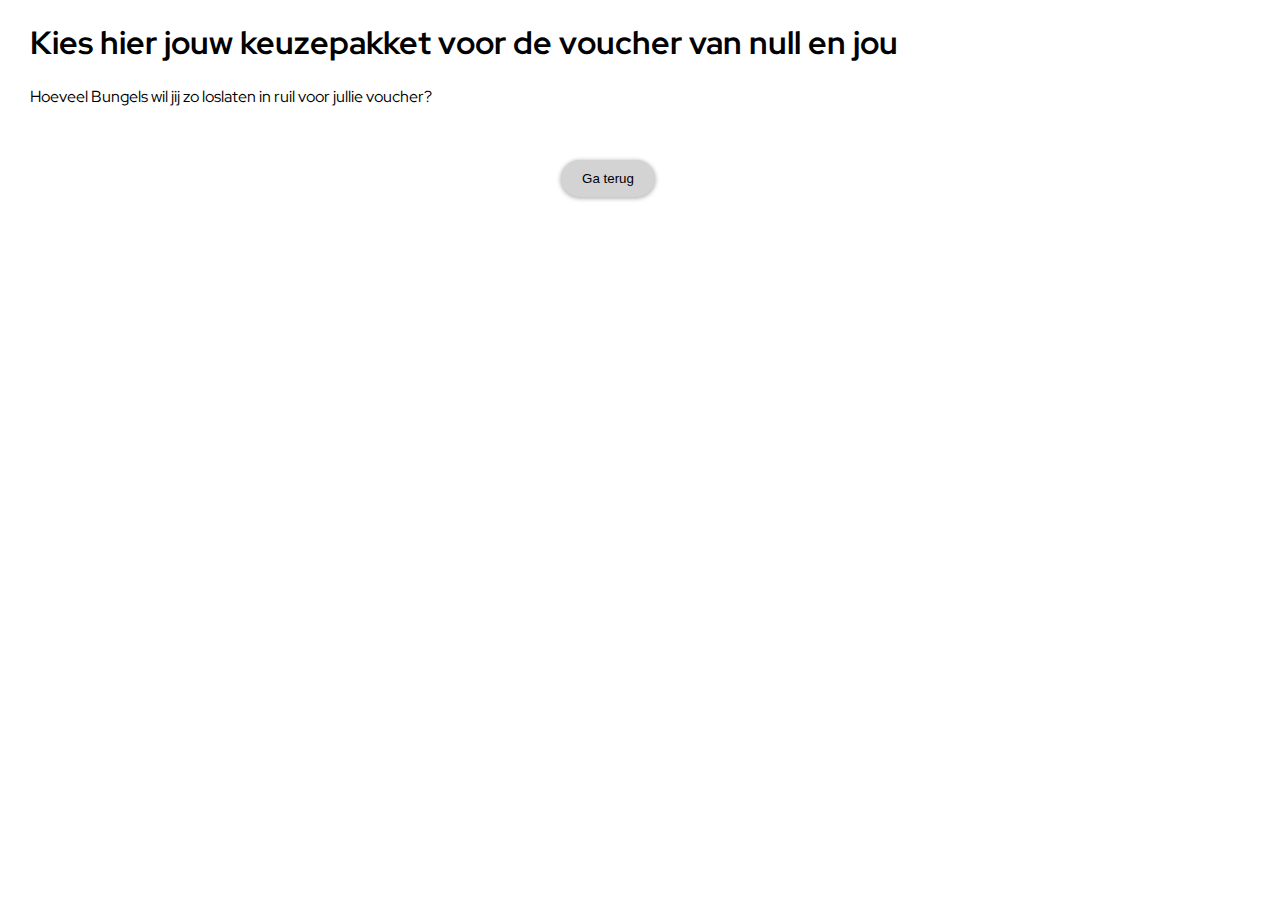
<file: choosePlan.html>
<!DOCTYPE html>
<html lang="en">
<head>
    <meta charset="UTF-8">
    <title>BUNGEL.O.MAT</title>
    <link rel="stylesheet" href="main.css">
    <link rel="preconnect" href="https://fonts.googleapis.com">
    <link rel="preconnect" href="https://fonts.gstatic.com" crossorigin>
    <link href="https://fonts.googleapis.com/css2?family=Red+Hat+Display:ital,wght@0,300..900;1,300..900&display=swap"
          rel="stylesheet">
</head>
<body onload="choosePlan()">
<div class="container">
    <div class="headPlanMenu">
        <h1 id ="titleChoosePlan"></h1>
        <p>Hoeveel Bungels wil jij zo loslaten in ruil voor jullie voucher? </p>
        <div class="planMenu">
        </div>
        <!--        div toe te voegen die advies geeft op basis van startScreen info en kan dan ook weer gebruikt worden voor selectie specificaties-->
        <!--        <div class="specificationMenu">-->
        <!--            <div class="subscription" id="starter">-->
        <!--                <h3>Kleine schoonmaak</h3>-->
        <!--                <p>Om te beginnen.</p>-->
        <!--                <small>From</small>-->
        <!--                <span class="price">$ 12.50/mo</span>-->
        <!--                <h5>Voucher is inclusief: </h5>-->
        <!--                <ul>-->
        <!--                    <li>1 specificatie van activiteit mogelijk</li>-->
        <!--                    <li>Geldigheidsduur van 2 weken</li>-->
        <!--                </ul>-->
        <!--                <h5>Add-ons</h5>-->
        <!--                <p>Not available</p>-->
        <!--                <button id="smlClean" onclick="chosenPlan(2, false, false)">Select Plan</button>-->
        <!--            </div>-->
        <!--            <div class="subscription" id="growth">-->
        <!--                <h3>Schoonmaak</h3>-->
        <!--                <p>For growing your brand.</p>-->
        <!--                <small>From</small>-->
        <!--                <span class="price">$ 21.20/mo</span>-->
        <!--                <h5>Voucher is inclusief: </h5>-->
        <!--                <ul>-->
        <!--                    <li>3 specificaties van activiteit mogelijk</li>-->
        <!--                    <li>Geldigheidsduur van 6 weken</li>-->
        <!--                    <li>300 Posts</li>-->
        <!--                </ul>-->
        <!--                <h5>Add-ons</h5>-->
        <!--                <p>Mogelijkheid tot personalisatie van voucher</p>-->
        <!--                <button id="avgClean" onclick="chosenPlan(3, true, false)">Select Plan</button>-->
        <!--            </div>-->
        <!--            <div class="subscription" id="advanced">-->
        <!--                <h3>Grote schoonmaak</h3>-->
        <!--                <p>Voor veel vrije tijd</p>-->
        <!--                <small>From</small>-->
        <!--                <span class="price">$ 33.75/mo</span>-->
        <!--                <h5>Voucher is inclusief: </h5>-->
        <!--                <ul>-->
        <!--                    <li>Alle specificaties van activiteit mogelijk</li>-->
        <!--                    <li>Geldigheidsduur van 8 weken</li>-->
        <!--                    <li>Unlimited Posts</li>-->
        <!--                </ul>-->
        <!--                <h5>Add-ons</h5>-->
        <!--                <p>Mogelijkheid tot personalisatie van voucher</p>-->
        <!--                <p>Verzoek tot herhaal afspraak</p>-->

        <!--                <button id="bigClean" onclick="chosenPlan(4, true, true)">Select Plan</button>-->
        <!--            </div>-->
        <!--        </div>-->

<!--        <div class="selectMenu">-->
<!--            &lt;!&ndash;            2. specification: doel + activiteit + &ndash;&gt;-->
<!--        </div>-->
    </div>
    <div class="navigateButton">
        <span><button id="goBack" class="cancelPayment" onclick="alterInputPopUp()">Ga terug</button></span>
    </div>
<!--    <div class="orderOverview">-->
<!--        <h2>Mijn <br>Pakket</h2>-->
<!--        <div class="myCredits">-->
<!--            &lt;!&ndash;            <h2 style="font-weight:500;">฿ 0.00</span> </h2>&ndash;&gt;-->
<!--            &lt;!&ndash;            <span><button onclick="alterPlan()">Wijzig</button></span>&ndash;&gt;-->
<!--        </div>-->
<!--        <h2>Mijn <br>Voucher</h2>-->
<!--        <div class="myVoucher"></div>-->
<!--        <div class="readyToOrder">-->
<!--            <h4 style="color:#7F7F7F;font-size:1.2em;">Totaal</h4>-->
<!--            <h3><span class="total">฿ 0.00</span></h3>-->
<!--            <span><button>Bestel</button></span>-->
<!--        </div>-->
<!--    </div>-->
    <div id="alterInputPopUp" class="modalPopUp">

        <!-- Modal content -->
        <div class="modal-contentPopUp">
            <span class="close" onclick="cancelAlterInputPopUp()">&times;</span>
            <div class="modal-bodyAlterInput">
                <p>Weet je zeker dat je terug wilt? Je zult alle antwoorden opnieuw moeten invullen</p>
                <span><button onclick=" goBackToExplanation()">Ja</button></span>
            </div>
        </div>
        </div>
</div>
<script src="./main.js"></script>
</body>
</html>
</file>
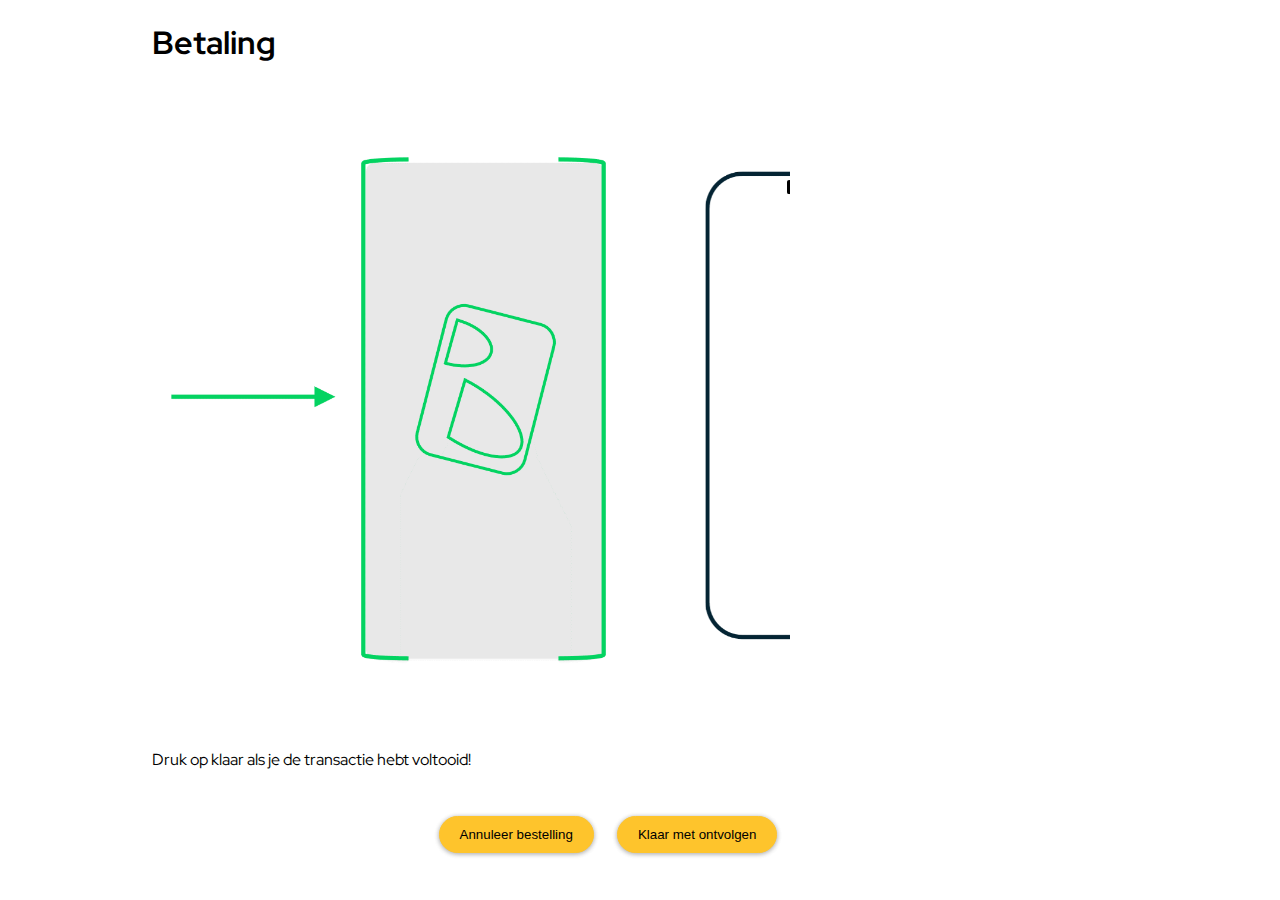
<file: confirmPayment.html>
<!DOCTYPE html>
<html lang="en">
<head>
    <meta charset="UTF-8">
    <title>BUNGEL.O.MAT</title>
    <link rel="stylesheet" href="main.css">
    <link rel="preconnect" href="https://fonts.googleapis.com">
    <link rel="preconnect" href="https://fonts.gstatic.com" crossorigin>
    <link href="https://fonts.googleapis.com/css2?family=Red+Hat+Display:ital,wght@0,300..900;1,300..900&display=swap"
          rel="stylesheet">
</head>
<body onload="printTextNrUnfollow()">
<div class="container">
    <div class="menuPayment">
        <h1>Betaling</h1>
        <img
            src="./images/telefoonhouderschaduw.gif"
            alt="telefoonInHouder"
            class="img"
            width="70%"
        />
        <p id="textPayment"></p>
        <p>Druk op klaar als je de transactie hebt voltooid!</p>
    </div>
    <div class="navigateButton">
        <span><button id="prevButton" onclick="goBackToSpecifyPlan()">Annuleer bestelling</button></span>
        <span><button id="nextButton" onclick="goToPrintVoucher()" >Klaar met ontvolgen</button></span>
    </div>
</div>
<script src="./main.js"></script>
</body>
</html>
</file>
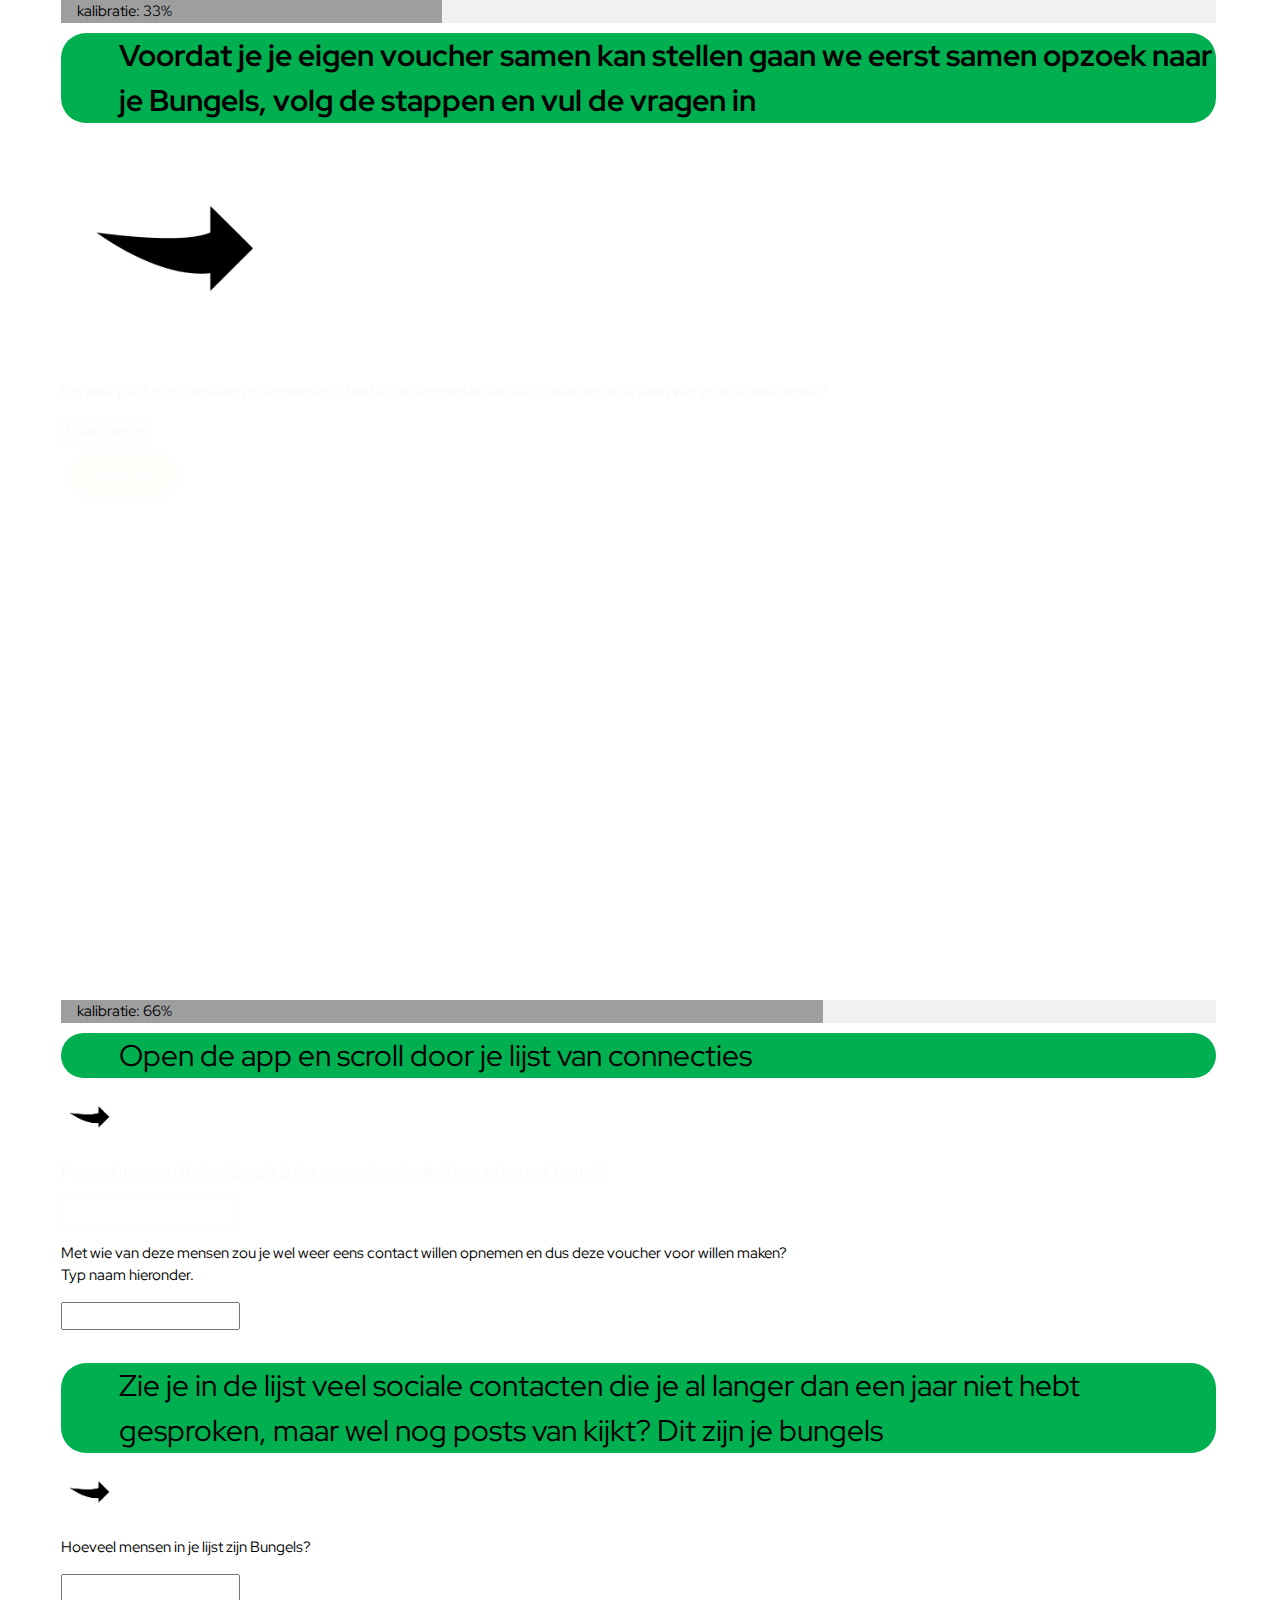
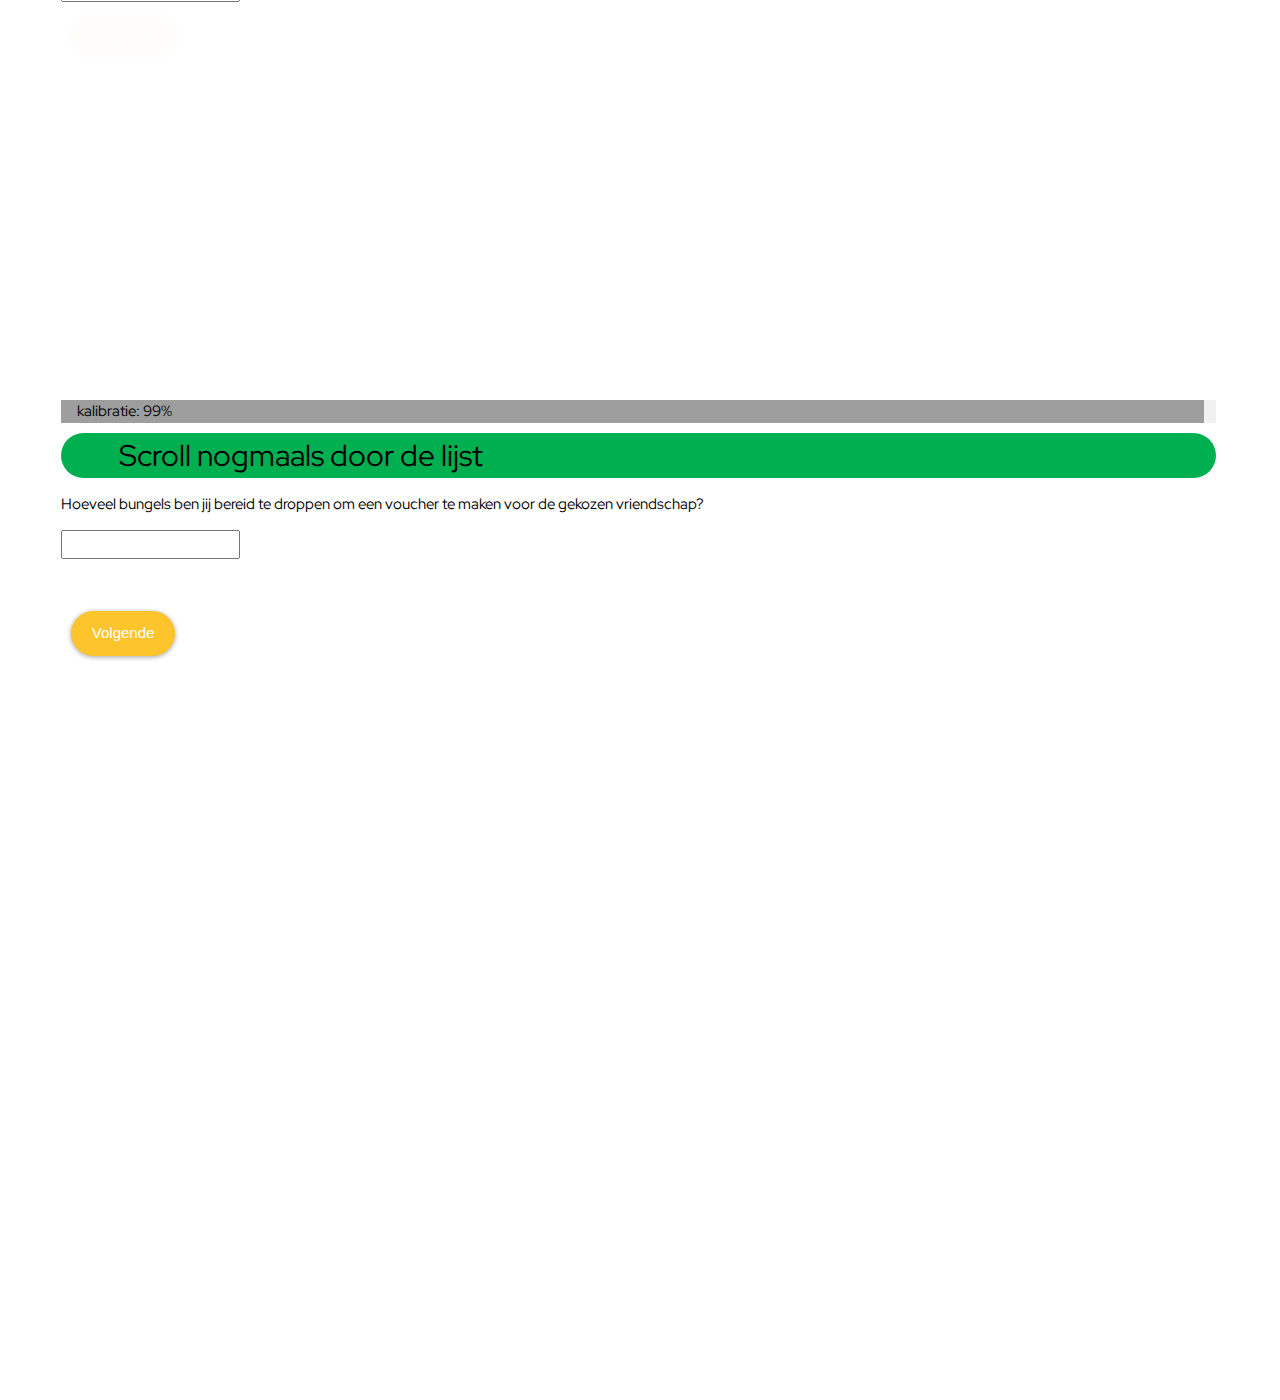
<file: explanationScreen.html>
<!DOCTYPE html>
<html lang="en">
<head>
    <meta charset="UTF-8">
    <title>BUNGEL.O.MAT</title>
    <link rel="stylesheet" href="main.css">
    <link rel="preconnect" href="https://fonts.googleapis.com">
    <link rel="preconnect" href="https://fonts.gstatic.com" crossorigin>
    <link href="https://fonts.googleapis.com/css2?family=Red+Hat+Display:ital,wght@0,300..900;1,300..900&display=swap"
          rel="stylesheet">
    <link rel="stylesheet" href="https://www.w3schools.com/w3css/4/w3.css">
</head>
<script src="https://ajax.googleapis.com/ajax/libs/jquery/3.3.1/jquery.min.js"></script>
<script>
    $(document).ready(function () {
        // Add smooth scrolling to all links
        $("a").on('click', function (event) {

            // Make sure this.hash has a value before overriding default behavior
            if (this.hash !== "") {
                // Prevent default anchor click behavior
                event.preventDefault();

                // Store hash
                var hash = this.hash;

                // Using jQuery's animate() method to add smooth page scroll
                // The optional number (800) specifies the number of milliseconds it takes to scroll to the specified area
                $('html, body').animate({
                    scrollTop: $(hash).offset().top
                }, 800, function () {

                    // Add hash (#) to URL when done scrolling (default click behavior)
                    window.location.hash = hash;
                });
            } // End if
        });
        $(".content").fadeIn(8000);
        $(".button").fadeIn(8000);
    });
</script>
<body>
<div class="container">
    <form onsubmit="submitStartScreen()" action="choosePlan.html">
<!--    <form onsubmit="submitStartScreen();">-->
    <div class="menu" id="explanation1">
        <div class="w3-light-grey">
            <div class="w3-container w3-grey" style="width:33%; font-family: Red Hat Display">kalibratie: 33%</div>
        </div>
        <h2 style="background-color:#00B050;font-weight: bold; font-family: Red Hat Display;border-radius: 25px;color:black;">Voordat je je eigen voucher samen kan stellen gaan we eerst samen opzoek naar je Bungels, volg de stappen en vul de vragen in</h2>
        <img
                src="./images/pijl.gif"
                alt="pijl"
                class="img"
                width="20%"
        />
        <!--        <p>Hoe leren we het beste omgaan met sociale media zoals Instagram? We vinden onszelf nog steeds allemaal-->
<!--            verslaafd en vinden over het algemeen dat we teveel tijd op dit soort platformen doorbrengen. Ondertussen-->
<!--            overschatten we vaak hoeveel minuten per dag we er gemiddeld daadwerkelijk aan besteden.-->
<!--            We hebben er een negatief beeld over, terwijl het achterliggende idee, het gemakkelijk op de hoogte blijven-->
<!--            van het reilen en zeilen van vrienden onafhankelijk van interactie, tijd en ruimte, iets is wat we zouden-->
<!--            mogen omarmen.-->
<!--            Hoe kunnen we onze Instagram tijdlijn dan waardevoller maken? Misschien door opzoek te gaan naar frictie en-->
<!--            keuzes te maken wie we wel en niet willen blijven volgen.-->
<!--            Laten we beginnen met wat vragen om zo tot een persoonlijk keuze pakket te komen, afgesteld op jouw Instagram gebruik. </p>-->
            <p class="content">Op welk platform spendeer je de meeste tijd en heb je de meeste sociale contacten in de jaren van gebruik verzameld?</p>
            <select class="content" name="platform" id="platformChoice" style="font-family: Red Hat Display" required>
                <option value="Insta">Instagram</option>
                <option value="LinkedIn">LinkedIn</option>
                <option value="Facebook">Facebook</option>
            </select>
            <br><br>
        <a href="#explanation2" class="button">Volgende</a>
<!--        <br>-->
<!--        <br>-->
<!--        <img-->
<!--                src="./images/tijdlijn.gif"-->
<!--                alt="timeline"-->
<!--                class="img"-->
<!--                width="80%"-->
<!--        />-->
<!--            <input class="button" type="submit" onclick="goToExplanationScreen2()" value="Volgende">-->
    </div>

    <div class="menu" id="explanation2">
        <div class="w3-light-grey">
            <div class="w3-container w3-grey" style="width:66%; font-family: Red Hat Display">kalibratie: 66%</div>
        </div>
<!--        <img-->
<!--                src="./images/totaalnetwerkmaat.gif"-->
<!--                alt="totalNetwork"-->
<!--                class="img"-->
<!--                width="80%"-->
<!--        />-->
<!--        <p>Open de ... app en ga naar je connecties.</p>-->
<!--        <p>Hoeveel connecties heb jij in de jaren verzameld?</p>-->
<!--        <input type="number" id="nrOfYearsActive" value="300"><br><br>-->
<!--        <p>Hoeveel connecties heb jij in de jaren verzameld?</p>-->
<!--        <input type="number" id="nrOfYearsActive" value="300"><br><br>-->
        <h2 style="background-color:#00B050;border-radius: 25px;font-family: Red Hat Display; color:black;">Open de app en scroll door je lijst van connecties</h2>
<!--        <p>Je volgerslijst op Instagram, connecties op LinkedIn en vrienden op Facebook</p>-->
        <img
                src="./images/pijl.gif"
                alt="pijl"
                class="img"
                width="5%"
        />
        <p class="content">Hoeveel mensen uit deze lijst gok je dat connecties zijn die jij kent en jou ook kennen?</p>
        <input class="content" style="font-family: Red Hat Display" type="number" id="nrOfContacts" required>
        <p>Met wie van deze mensen zou je wel weer eens contact willen opnemen en dus deze voucher voor willen maken?<br>Typ naam hieronder.</p>
        <input style="font-family: Red Hat Display" type="text" id="nameFriend" required>
        <br><br>
        <h2 style="background-color:#00B050;border-radius: 25px;font-family: Red Hat Display;color:black;">Zie je in de lijst veel sociale contacten
            die je al langer dan een jaar niet hebt gesproken, maar wel nog posts van kijkt? Dit zijn je bungels</h2>
        <img
                src="./images/pijl.gif"
                alt="pijl"
                class="img"
                width="5%"
        />
        <p>Hoeveel mensen in je lijst zijn Bungels?</p>
        <input style="font-family: Red Hat Display" type="number" id="nrOfBungels" required><br><br>
<!--        <input class="button" type="submit" onclick="location.href='#explanation3'" value="Volgende">-->
        <a href="#explanation3" class="button" >Volgende</a>
    </div>

    <div class="menu" id="explanation3">
        <div class="w3-light-grey">
            <div class="w3-container w3-grey" style="width:99%;font-family: Red Hat Display;">kalibratie: 99%</div>
        </div>
        <h2 style="background-color:#00B050;border-radius: 25px;font-family: Red Hat Display;color:black;">Scroll nogmaals door de lijst</h2>
<!--        <img-->
<!--                src="./images/totaalnetwerkmaat.gif"-->
<!--                alt="totalNetwork"-->
<!--                class="img"-->
<!--                width="80%"-->
<!--        />-->
        <p>Hoeveel bungels ben jij bereid te droppen om een voucher te maken voor de gekozen vriendschap?</p>
        <input type="number" id="nrOfDropBungels" min="1" style="font-family: Red Hat Display" required><br><br>
<!--        <a href="#explanation4" class="button">Volgende</a>-->
        <input class="button" type="submit" value="Volgende">
    </div>

<!--    <div class="menu" id="explanation4">-->
<!--        <div class="w3-light-grey">-->
<!--            <div class="w3-container w3-grey" style="width:80%">kalibratie: 80%</div>-->
<!--        </div>-->
<!--        <img-->
<!--                src="./images/totaalnetwerkmaat.gif"-->
<!--                alt="totalNetwork"-->
<!--                class="img"-->
<!--                width="80%"-->
<!--        />-->
<!--&lt;!&ndash;        <p>Open de app en scroll door je volgerslijst, hoeveel zijn sociale contacten? En zie je veel contacten&ndash;&gt;-->
<!--&lt;!&ndash;        die je al langer dan een jaar niet hebt gesproken, maar wel nog posts van kijkt?</p>&ndash;&gt;-->
<!--&lt;!&ndash;        <p>Hoeveel mensen hiervan zijn mensen die jij kent en jou ook kennen?</p>&ndash;&gt;-->
<!--&lt;!&ndash;        <input type="number" id="nrOfContacts" value="300">&ndash;&gt;-->
<!--&lt;!&ndash;        <p>Hoeveel mensen hiervan zijn mensen zijn Bungels?</p>&ndash;&gt;-->
<!--&lt;!&ndash;        <input type="number" id="nrOfBungels" value="300"><br><br>&ndash;&gt;-->
<!--        <a href="#explanation5" class="button">Volgende</a>-->
<!--    </div>-->

<!--    <div class="menu" id="explanation5">-->
<!--        <div class="w3-light-grey">-->
<!--            <div class="w3-container w3-grey" style="width:99%">kalibratie: 99%</div>-->
<!--        </div>-->
<!--        <img-->
<!--                src="./images/totaalnetwerkmaat.gif"-->
<!--                alt="totalNetwork"-->
<!--                class="img"-->
<!--                width="80%"-->
<!--        />-->
<!--        <p>Het idee van deze BUNGEL.O.MAT is dat je je netwerk op kan schonen door verwaterde contacten te ontvolgen. Om zo niet alleen je Instagram tijd beter te besteden, maar ook tijd en mentale capaciteit vrij te maken voor een vriend die je vaker zou willen zien. De voucher maak je ter ere van jullie vriendschap en betaal je door bungels niet langer te laten bungelen.</p>-->
<!--        <p>Ben je een sociaal contact tegen gekomen in je volgerslijst die je wel weer eens zou willen zien? Typ de naam van dit persoon in en begin aan het maken van jullie voucher. </p>-->
<!--        <input type="text" id="nameFriend" value="300"><br><br>-->
<!--        <a href="./choosePlan.html" class="button" onclick="submitStartScreen()">Volgende</a>-->
<!--    </div>-->
    </form>
</div>
<script src="./main.js"></script>
</body>
</html>
</file>
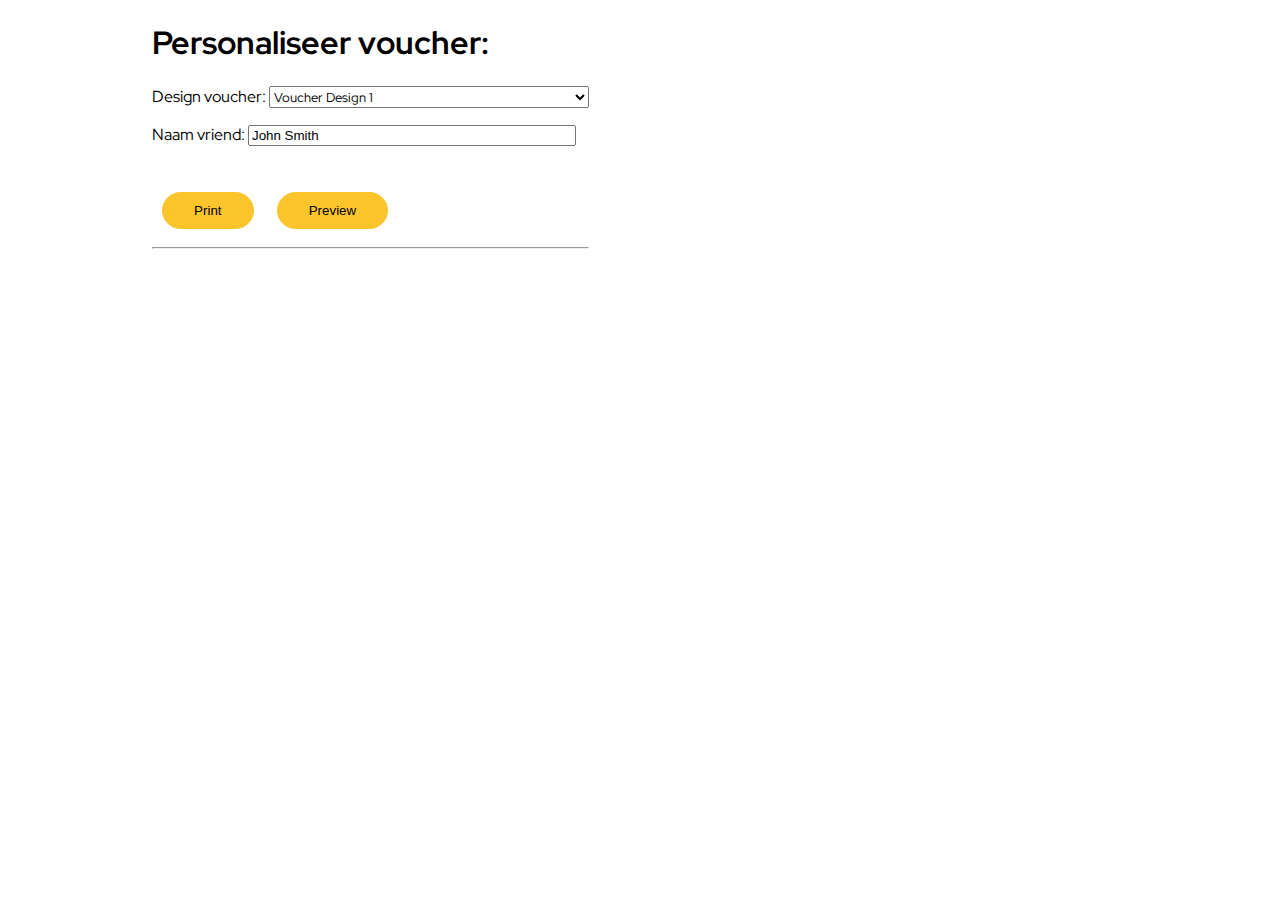
<file: JS_NamePlate.html>
﻿<!--
'*************************************************************************
'
'		b-PAC 3.2 Component Sample for Extensions (JS_NamePlate.html)
'
'		(C)Copyright Brother Industries, Ltd. 2019
'
'*************************************************************************/
-->
<!DOCTYPE html PUBLIC "-//W3C//DTD XHTML 1.0 Transitional//EN"
        "http://www.w3.org/TR/xhtml1/DTD/xhtml1-transitional.dtd">
<html xmlns="http://www.w3.org/1999/xhtml">
<head>
    <meta http-equiv="Content-Type" content="text/html; charset=utf-8"/>
    <title>Self-service Kiosk Bungels 2.0</title>
    <link rel="stylesheet" href="main.css">
    <link rel="preconnect" href="https://fonts.googleapis.com">
    <link rel="preconnect" href="https://fonts.gstatic.com" crossorigin>
    <link href="https://fonts.googleapis.com/css2?family=Red+Hat+Display:ital,wght@0,300..900;1,300..900&display=swap"
          rel="stylesheet">

    <script type="module">
        import * as bpac from './bpac.js';

        const DATA_FOLDER = "C:\\Users\\flolu\\Documents\\Brother bPAC3 SDK\\Templates\\";
        //const DATA_FOLDER = "http://your_server/";
        //------------------------------------------------------------------------------
        //   Function name   :   DoPrint
        //   Description     :   Print, Preview Module
        //------------------------------------------------------------------------------
        window.DoPrint = async function DoPrint(strExport) {
            if (bpac.IsExtensionInstalled() == false) {
                const agent = window.navigator.userAgent.toLowerCase();
                const ischrome = (agent.indexOf('chrome') !== -1) && (agent.indexOf('edge') === -1) && (agent.indexOf('opr') === -1)
                if (ischrome)
                    window.open('https://chrome.google.com/webstore/detail/ilpghlfadkjifilabejhhijpfphfcfhb', '_blank');
                return;
            }

            try {
                let clickedNrSpecifications = localStorage.getItem("clickedNrSpecifications");
                const files = ["gezelligheidsvoucher.lbx", "gezelligheidsvoucher2.lbx", "gezelligheidsvoucher3.lbx", "gezelligheidsvoucher4.lbx"];
                const theForm = document.getElementById("userPersonalise");
                const nItem = theForm.cmbTemplate.selectedIndex;
                const strPath = DATA_FOLDER + files[clickedNrSpecifications - 1];
                const objDoc = bpac.IDocument;
                const ret = await objDoc.Open(strPath);
                let localCart = JSON.parse(localStorage.getItem("cart"));
                let nameFriend = localStorage.getItem("nameFriend");

                // console.log(theForm.cmbTemplate.options[nItem].value);
                if (ret == true) {
                    if (localCart.length === 1) {
                        const activity = await objDoc.GetObject("activity");
                        activity.Text = localCart[0].name;
                    } else if (localCart.length === 2) {
                        const activity = await objDoc.GetObject("activity");
                        const location = await objDoc.GetObject("location");
                        activity.Text = localCart[0].name;
                        location.Text = localCart[1].name;
                    } else if (localCart.length === 3) {
                        const activity = await objDoc.GetObject("activity");
                        const location = await objDoc.GetObject("location");
                        const time = await objDoc.GetObject("time");
                        activity.Text = localCart[0].name;
                        location.Text = localCart[1].name;
                        time.Text = localCart[2].name;
                    } else if (localCart.length === 4) {
                        const activity = await objDoc.GetObject("activity");
                        const location = await objDoc.GetObject("location");
                        const time = await objDoc.GetObject("time");
                        const consumption = await objDoc.GetObject("consumption");
                        activity.Text = localCart[0].name;
                        location.Text = localCart[1].name;
                        time.Text = localCart[2].name;
                        consumption.Text = localCart[3].name;
                    }

                    const expirationDate = await objDoc.GetObject("expirationDate");
                    expirationDate.Text = "01-01-2025";

                    const ticketNumber = await objDoc.GetObject("ticketNumber");
                    ticketNumber.Text = "nr. 001"

                    const nameF = await objDoc.GetObject("nameFriend");
                    nameF.Text = nameFriend;
                    //theForm.txtWidth.value = await objDoc.Width;

                    if (strExport == "") {
                        objDoc.StartPrint("", 0);
                        objDoc.PrintOut(1, 0);
                        objDoc.EndPrint();
                    } else {
                        const image = await objDoc.GetImageData(4, 0, 100);
                        const img = document.getElementById("previewArea");
                        img.src = image;
                    }

                    objDoc.Close();
                }
            } catch (e) {
                console.log(e);
            }
        }
    </script>
</head>
<body>
<div class="container">
    <div class="menu">
        <h1>Personaliseer voucher: </h1>
        <div class="specificationMenu">
            <form id="userPersonalise">
                Design voucher:
                <select name="cmbTemplate" id="cmbTemplate" style="width: 320px; height: 22px">
                    <option value="voucher1.lbx" selected="selected">Voucher Design 1</option>
                    <option value="voucher2.lbx">Voucher Design 2</option>
                    <option value="voucher3.lbx">Voucher Design 3</option>
                </select>
                </p>

                <p>
                    Naam vriend:
                    <input id="txtName" type="text" style="width: 320px" value="John Smith"/>
                </p>

<!--                <span><button id="btnPrint" onclick="DoPrint('')">Print</button></span>-->
<!--                <span><button id="btnPreview" onclick="DoPrint('Preview.bmp')">Preview</button></span>-->
                <input id="btnPrint" type="button" value="   Print   " onclick="DoPrint('')"/>
                <input id="btnPreview" type="button" value="   Preview   " onclick="DoPrint('Preview.bmp')"/>
                <hr/>
                <br/>
            </form>
        </div>
        <img id='previewArea'></img>
    </div>
</div>
</body>
</html>
</file>
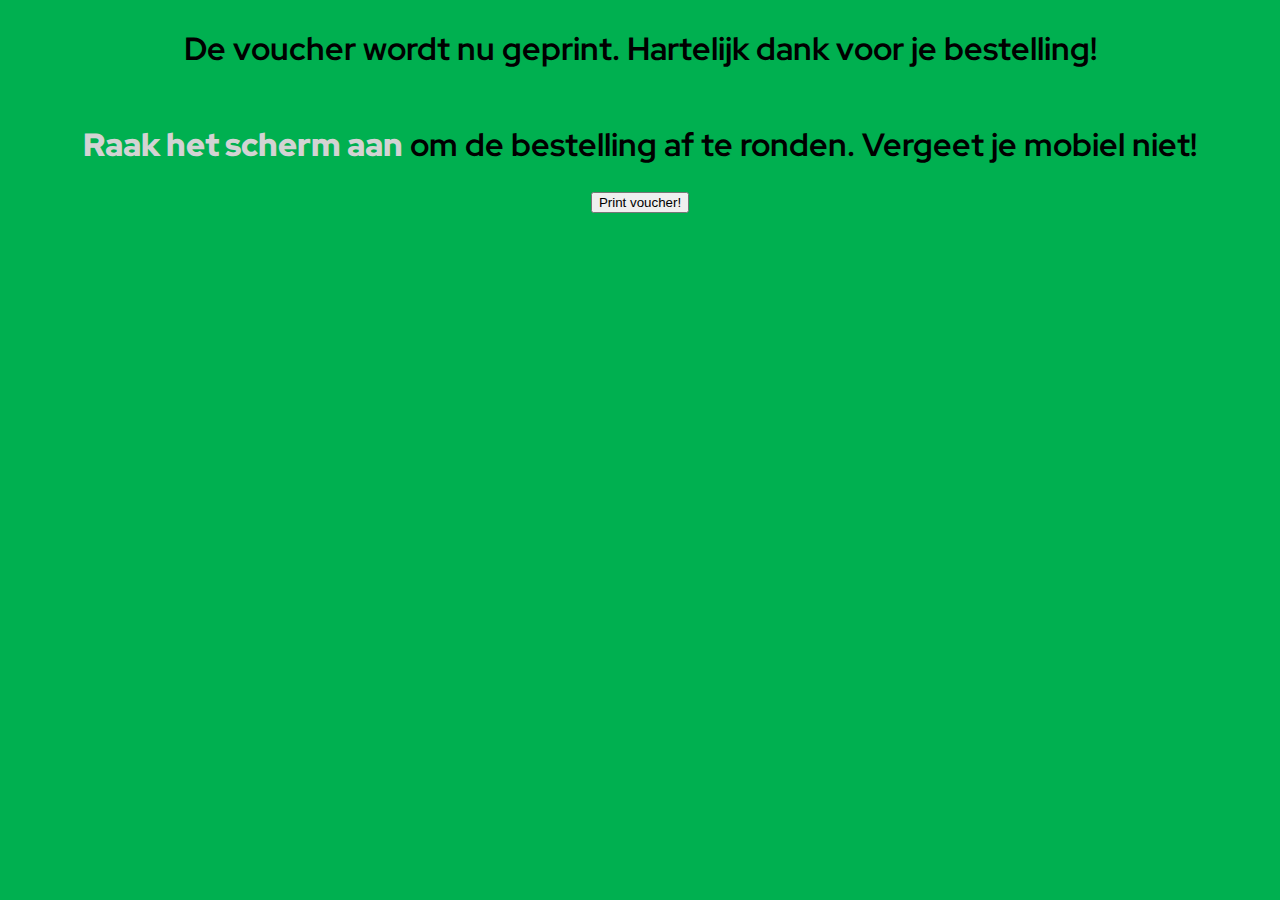
<file: printScreen.html>
<!DOCTYPE html PUBLIC "-//W3C//DTD XHTML 1.0 Transitional//EN"
        "http://www.w3.org/TR/xhtml1/DTD/xhtml1-transitional.dtd">
<html xmlns="http://www.w3.org/1999/xhtml">
<head>
    <meta http-equiv="Content-Type" content="text/html; charset=utf-8"/>
    <title>BUNGEL.O.MAT</title>
    <link rel="stylesheet" href="reverse.css">
    <link rel="preconnect" href="https://fonts.googleapis.com">
    <link rel="preconnect" href="https://fonts.gstatic.com" crossorigin>
    <link href="https://fonts.googleapis.com/css2?family=Red+Hat+Display:ital,wght@0,300..900;1,300..900&display=swap"
          rel="stylesheet">

    <script type="module">
        import * as bpac from './bpac.js';

        const DATA_FOLDER = "C:\\Users\\flolu\\Documents\\Brother bPAC3 SDK\\Templates\\";
        //const DATA_FOLDER = "http://your_server/";
        //------------------------------------------------------------------------------
        //   Function name   :   DoPrint
        //   Description     :   Print, Preview Module
        //------------------------------------------------------------------------------
        window.DoPrint = async function DoPrint(strExport) {
            console.log("double check");
            if (bpac.IsExtensionInstalled() == false) {
                const agent = window.navigator.userAgent.toLowerCase();
                const ischrome = ((agent.indexOf('chrome') !== -1) && (agent.indexOf('edge') === -1) && (agent.indexOf('opr') === -1));
                if (ischrome)
                    window.open('https://chrome.google.com/webstore/detail/ilpghlfadkjifilabejhhijpfphfcfhb', '_blank');
                return;
            }

            try {
                let clickedNrSpecifications = localStorage.getItem("clickedNrSpecifications");
                const files = ["gezelligheidsvoucher.lbx", "gezelligheidsvoucher2.lbx", "gezelligheidsvoucher3.lbx", "gezelligheidsvoucher4.lbx"];
                const strPath = DATA_FOLDER + files[clickedNrSpecifications - 1];
                const objDoc = bpac.IDocument;
                const ret = await objDoc.Open(strPath);
                let localCart = JSON.parse(localStorage.getItem("cart"));
                let nameFriend = localStorage.getItem("nameFriend");
                console.log(localCart);
                console.log(localCart.length);
                if (ret == true) {
                    if (localCart.length === 1) {
                        const activity = await objDoc.GetObject("activity");
                        activity.Text = localCart[0].name;
                        console.log("here");
                    } else if (localCart.length === 2) {
                        const activity = await objDoc.GetObject("activity");
                        const location = await objDoc.GetObject("location");
                        activity.Text = localCart[0].name;
                        location.Text = localCart[1].name;
                    } else if (localCart.length === 3) {
                        const activity = await objDoc.GetObject("activity");
                        const location = await objDoc.GetObject("location");
                        const time = await objDoc.GetObject("time");
                        activity.Text = localCart[0].name;
                        location.Text = localCart[1].name;
                        time.Text = localCart[2].name;
                    } else if (localCart.length === 4) {
                        const activity = await objDoc.GetObject("activity");
                        const location = await objDoc.GetObject("location");
                        const time = await objDoc.GetObject("time");
                        const consumption = await objDoc.GetObject("consumption");
                        activity.Text = localCart[0].name;
                        location.Text = localCart[1].name;
                        time.Text = localCart[2].name;
                        consumption.Text = localCart[3].name;
                    }

                    const expirationDate = await objDoc.GetObject("expirationDate");
                    expirationDate.Text = "01-01-2025";

                    const ticketNumber = await objDoc.GetObject("ticketNumber");
                    ticketNumber.Text = "nr. 001"

                    const nameF = await objDoc.GetObject("nameFriend");
                    nameF.Text = "Speciaal ontworpen voor " + nameFriend;
                    //theForm.txtWidth.value = await objDoc.Width;

                    if (strExport == "") {
                        objDoc.StartPrint("", 0);
                        objDoc.PrintOut(1, 0);
                        objDoc.EndPrint();
                        console.log("this");
                    } else {
                        const image = await objDoc.GetImageData(4, 0, 100);
                        const img = document.getElementById("previewArea");
                        img.src = image;
                    }

                    objDoc.Close();
                }
            } catch (e) {
                console.log(e);
            }
        }
    </script>
</head>
<body onload="DoPrint('Preview.bmp');">
<div class="container">
    <div class="menuPayment">
        <h2>De voucher wordt nu geprint. Hartelijk dank voor je bestelling!</h2>
        <img id='previewArea' class="previewVoucher"></img>
        <h2><b style="color:lightgray">Raak het scherm aan</b> om de bestelling af te ronden. Vergeet je mobiel niet!</h2>
        <input id="btnSubmit" type="button" value="Print voucher!" onclick="DoPrint()">
    </div>
</div>
<script src="./main.js"></script>
</body>
</html>
</file>
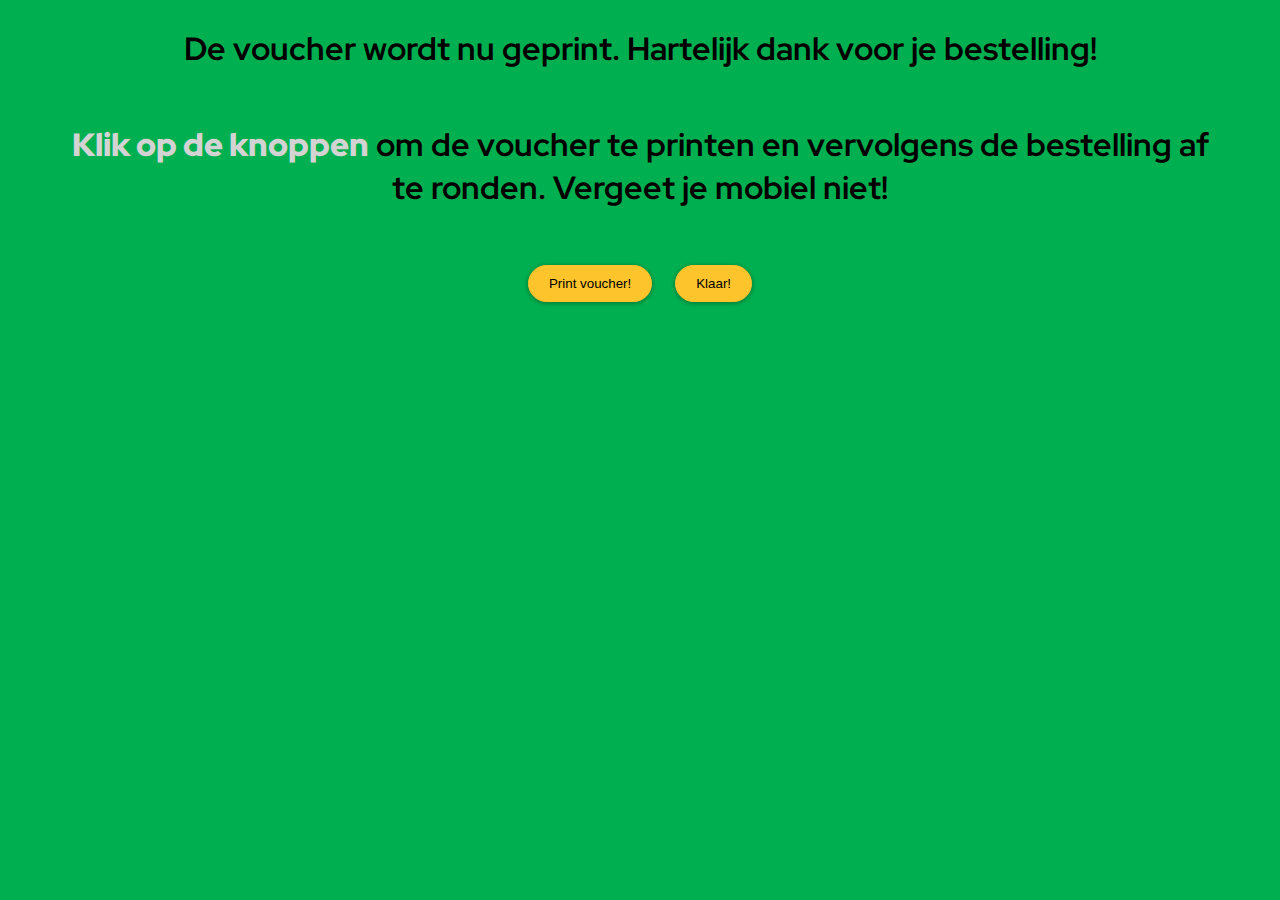
<file: printScreen2.html>
<!DOCTYPE html PUBLIC "-//W3C//DTD XHTML 1.0 Transitional//EN"
        "http://www.w3.org/TR/xhtml1/DTD/xhtml1-transitional.dtd">
<html xmlns="http://www.w3.org/1999/xhtml">
<head>
    <meta http-equiv="Content-Type" content="text/html; charset=utf-8"/>
    <title>BUNGEL.O.MAT</title>
    <link rel="stylesheet" href="reverse.css">
    <link rel="preconnect" href="https://fonts.googleapis.com">
    <link rel="preconnect" href="https://fonts.gstatic.com" crossorigin>
    <link href="https://fonts.googleapis.com/css2?family=Red+Hat+Display:ital,wght@0,300..900;1,300..900&display=swap"
          rel="stylesheet">

    <script type="module">
        import * as bpac from './bpac.js';

        const DATA_FOLDER = "C:\\Users\\flolu\\Documents\\Brother bPAC3 SDK\\Templates\\";
        //const DATA_FOLDER = "http://your_server/";
        //------------------------------------------------------------------------------
        //   Function name   :   DoPrint
        //   Description     :   Print, Preview Module
        //------------------------------------------------------------------------------
        window.DoPrint = async function DoPrint(strExport) {
            console.log("double check");
            if (bpac.IsExtensionInstalled() == false) {
                const agent = window.navigator.userAgent.toLowerCase();
                const ischrome = ((agent.indexOf('chrome') !== -1) && (agent.indexOf('edge') === -1) && (agent.indexOf('opr') === -1));
                if (ischrome)
                    window.open('https://chrome.google.com/webstore/detail/ilpghlfadkjifilabejhhijpfphfcfhb', '_blank');
                return;
            }

            try {
                let clickedNrSpecifications = localStorage.getItem("clickedNrSpecifications");
                const files = ["gezelligheidsvoucher.lbx", "gezelligheidsvoucher2.lbx", "gezelligheidsvoucher3.lbx", "gezelligheidsvoucher4.lbx"];
                const strPath = DATA_FOLDER + files[clickedNrSpecifications - 1];
                const objDoc = bpac.IDocument;
                const ret = await objDoc.Open(strPath);
                let localCart = JSON.parse(localStorage.getItem("cart"));
                let nameFriend = localStorage.getItem("nameFriend");
                if (ret == true) {
                    if (localCart.length === 1) {
                        const activity = await objDoc.GetObject("objActivity");
                        activity.Text = localCart[0].name;
                        //objDoc.GetObject("objActivity").Text = localCart[0].name;
                        console.log("here");
                    } else if (localCart.length === 2) {
                        const activity = await objDoc.GetObject("objActivity");
                        activity.Text = localCart[0].name;
                        const location = await objDoc.GetObject("objLocation");
                        location.Text = localCart[1].name;
                    } else if (localCart.length === 3) {
                        const activity = await objDoc.GetObject("objActivity");
                        activity.Text = localCart[0].name;
                        const location = await objDoc.GetObject("objLocation");
                        location.Text = localCart[1].name;
                        const consumption = await objDoc.GetObject("objConsumption");
                        consumption.Text = localCart[2].name;
                    } else if (localCart.length === 4) {
                        const activity = await objDoc.GetObject("objActivity");
                        activity.Text = localCart[0].name;
                        console.log("activity: " + JSON.stringify(activity) + " " + localCart[0].name);
                        const location = await objDoc.GetObject("objLocation");
                        location.Text = localCart[1].name;
                        console.log("location: " + JSON.stringify(location) + " " + location );
                        const consumption = await objDoc.GetObject("objConsumption");
                        consumption.Text = localCart[2].name;
                        console.log("consumption: " + consumption );
                        const celebration = await objDoc.GetObject("objCelebration");
                        celebration.Text = localCart[3].name;
                        console.log("celebration: " + celebration );

                    }

                    //dus hij pakt de bovenste, loopt de hele code af en laad de laatste er in
                    // function myCalc(show){
                    //     show= objDoc.GetObject("objExpirationDate");
                    //     show.Text = "geldig t/m 30-07-2024";
                    // }
                    //
                    // async function myCalc2(){
                    //     let activity= await objDoc.GetObject("objActivity");
                    //     activity.Text = localCart[0].name;
                    // }
                    //myCalc();
                    //myCalc2();

                    // const activity = await objDoc.GetObject("objActivity");
                    // activity.Text = localCart[0].name;


                    const nameF = await objDoc.GetObject("objName");
                    nameF.Text = "Speciaal ontworpen voor " + nameFriend;

                    // const [activity, expirationDate] = await Promise.all([myCalc(), objDoc.GetObject("objExpirationDate")]);
                    // activity.Text = localCart[0].name;
                    //expirationDate.Text = "geldig t/m 30-07-2024";


                    // let activity = await objDoc.GetObject("objActivity");
                    // //activity.Text = localCart[0].name;



                    const expirationDate = await objDoc.GetObject("objExpirationDate");
                    expirationDate.Text = "geldig t/m 02-12-2024"

                    const ticketNumber = await objDoc.GetObject("objNumber");
                    ticketNumber.Text = "nr. 003";
                    //objDoc.GetObject("objNumber").Text = "nr. 003";

                    //let nameF = await objDoc.GetObject("objName");
                    //nameF.Text = "Speciaal ontworpen voor " + nameFriend;
                    //objDoc.GetObject("objName").Text = "Floor";
                    //theForm.txtWidth.value = await objDoc.Width;

                    if (strExport == "") {
                        objDoc.StartPrint("", 0);
                        objDoc.PrintOut(1, 0);
                        objDoc.EndPrint();
                        document.getElementById("printBut")
                            .disabled = "disabled";
                    } else {
                        const image = await objDoc.GetImageData(4, 0, 100);
                        const img = document.getElementById("previewArea");
                        img.src = image;
                    }

                    objDoc.Close();
                }
            } catch (e) {
                console.log(e);
            }
        }
    </script>
</head>
<body onload="">
<div class="container">
    <div class="menuPayment">
        <h2>De voucher wordt nu geprint. Hartelijk dank voor je bestelling!</h2>
        <img id='previewArea' class="previewVoucher"></img>
        <h2><b style="color:lightgray">Klik op de knoppen</b> om de voucher te printen en vervolgens de bestelling af te ronden. Vergeet je mobiel niet!</h2>
        <input id="printBut" class="button" type="button"  value="Print voucher!" onclick="DoPrint('');storeInJSON()">
        <input type="button" class="button" value="Klaar!" onclick="touchToEnd()">

    </div>
</div>
<script src="./main.js"></script>
</body>
</html>
</file>
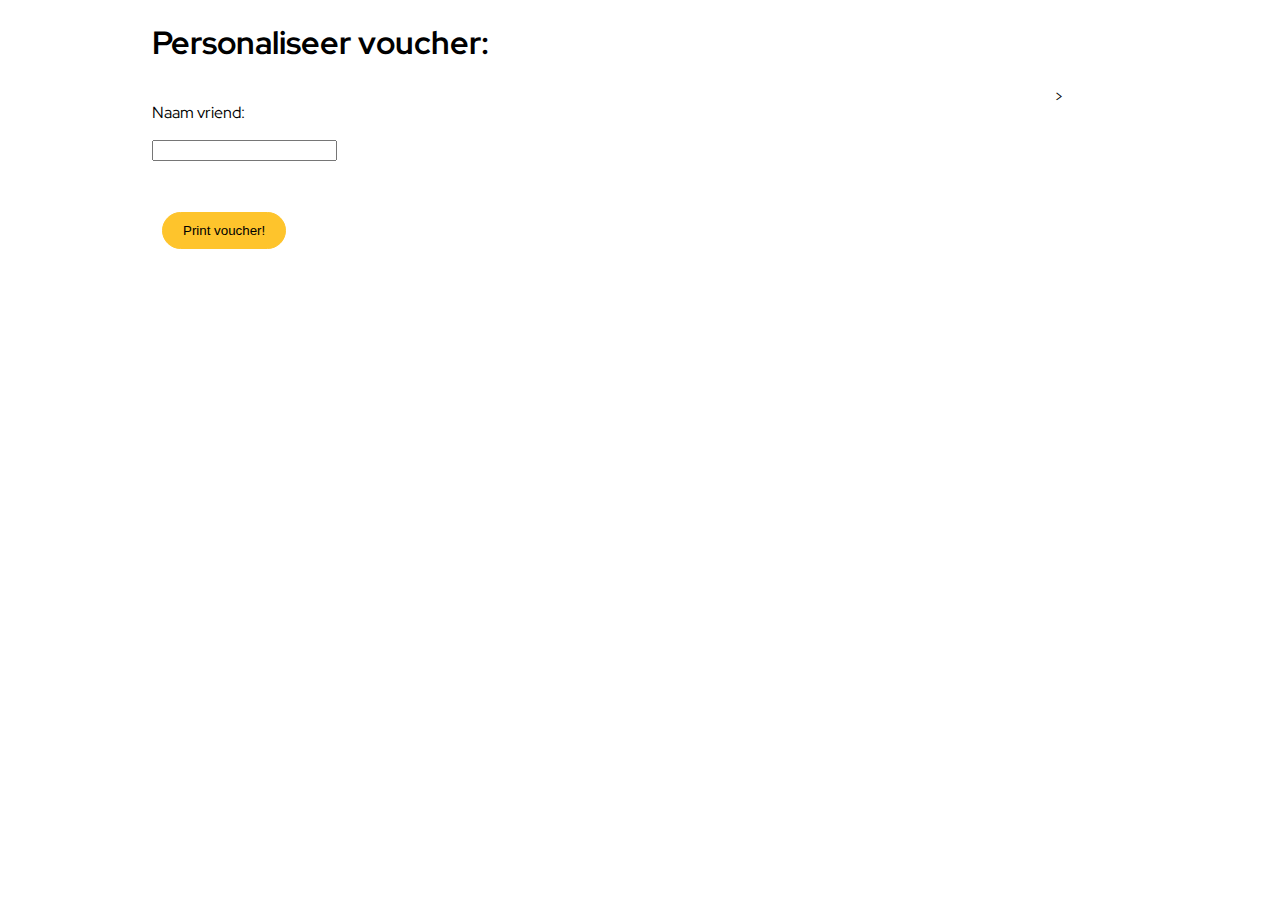
<file: printVoucher.html>
<!DOCTYPE html>
<html lang="en">
<head>
    <meta charset="UTF-8">
    <title>BUNGEL.O.MAT</title>
    <link rel="stylesheet" href="main.css">
    <link rel="preconnect" href="https://fonts.googleapis.com">
    <link rel="preconnect" href="https://fonts.gstatic.com" crossorigin>
    <link href="https://fonts.googleapis.com/css2?family=Red+Hat+Display:ital,wght@0,300..900;1,300..900&display=swap"
          rel="stylesheet">
</head>
<div class="container">
    <div class="menu">
        <h1>Personaliseer voucher: </h1>
        <div class="specificationMenu">
            <form id="userPersonalise">
                <p>Naam vriend: </p>
                <input type="text" id="naam"><br><br>
                <!--                gender? -->
                <input id="btnSubmit" type="button" value="Print voucher!" onclick="printVoucher()">
            </form>>
        </div>
    </div>
</div>
<script src="./main.js"></script>
</body>
</html>
</file>
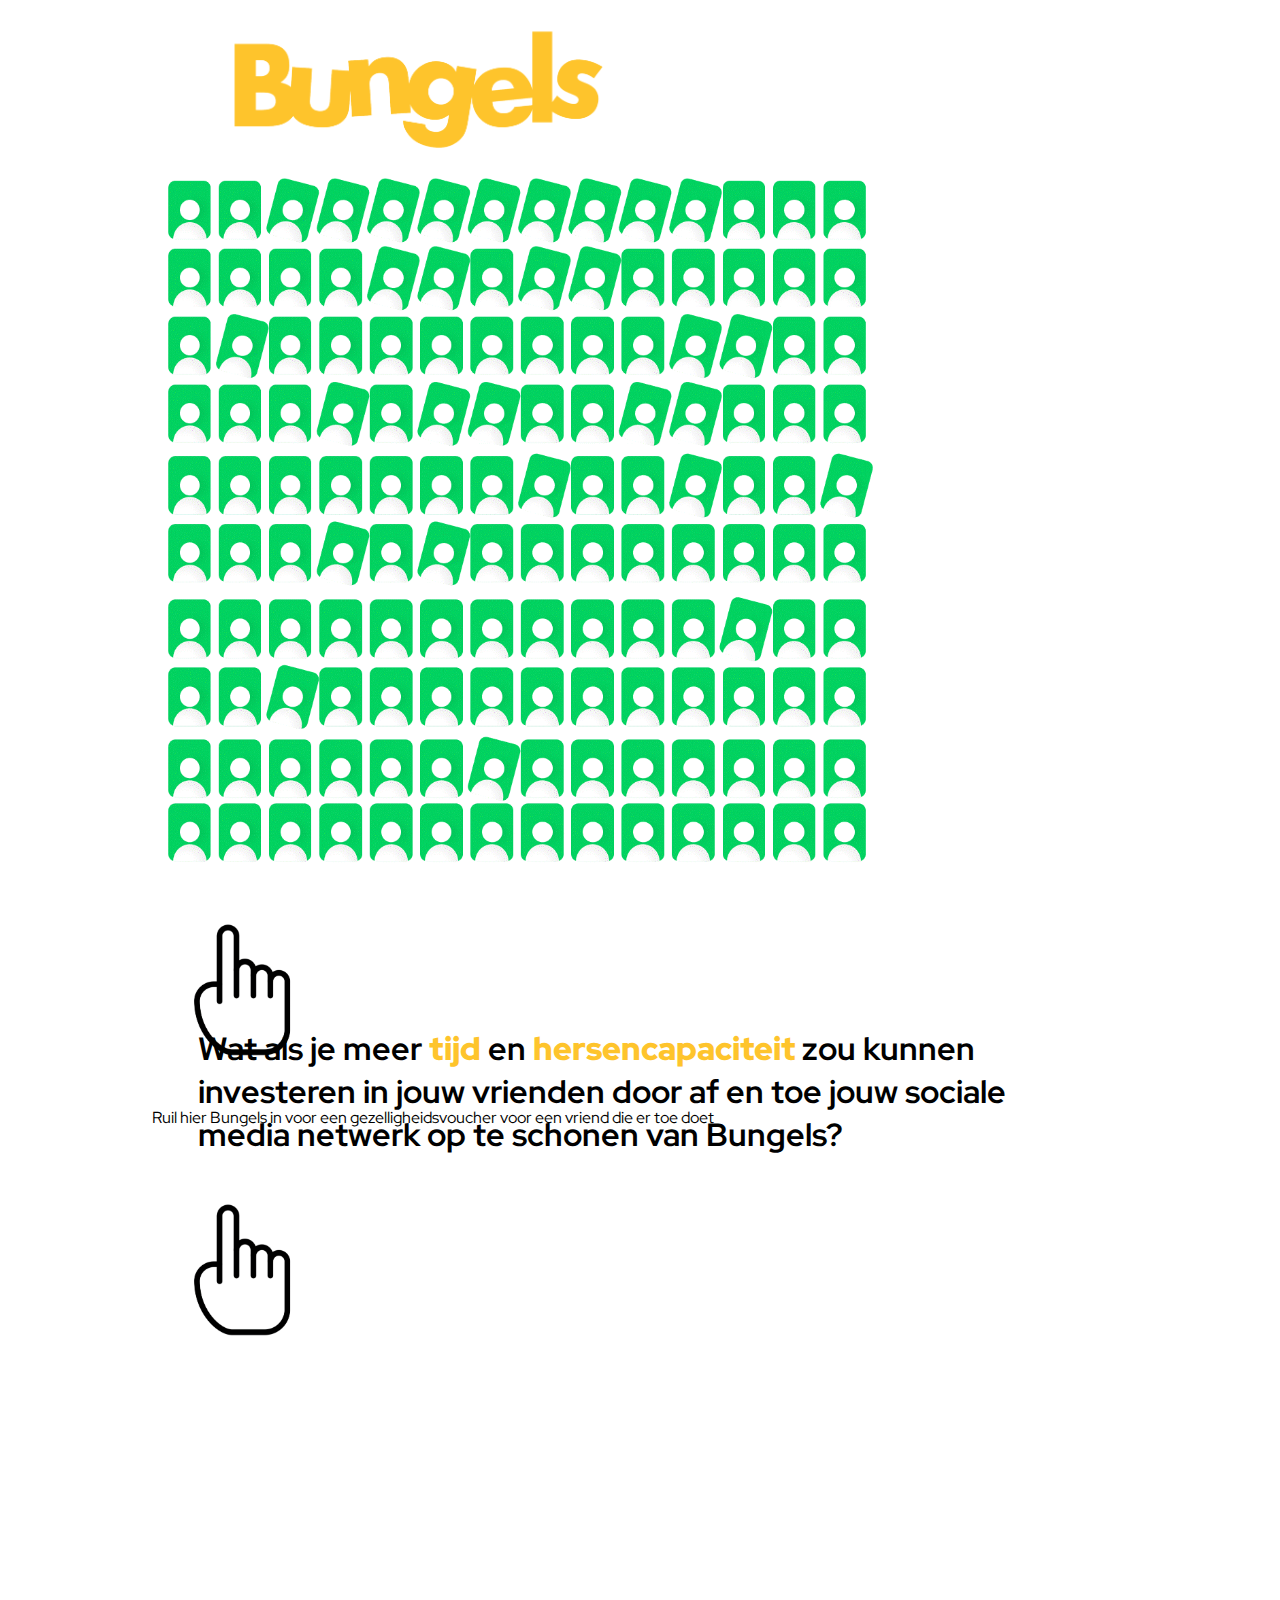
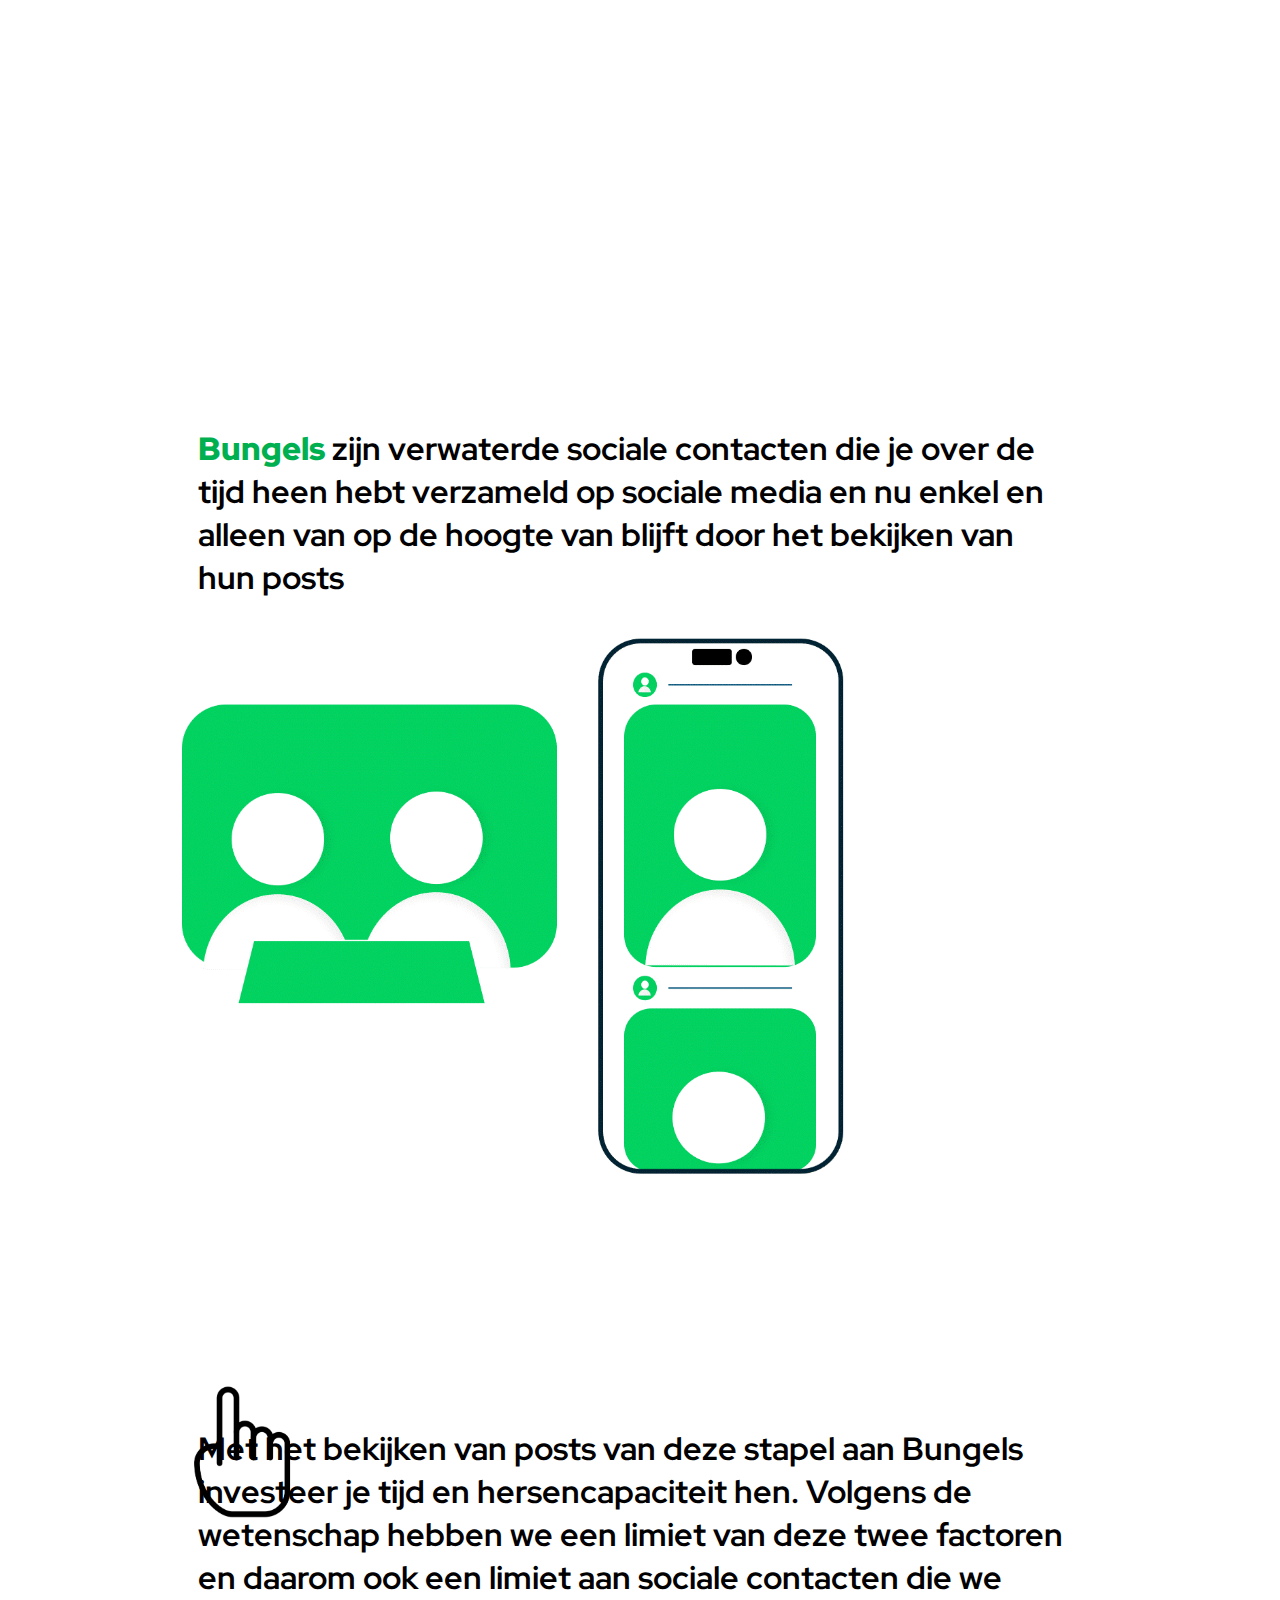
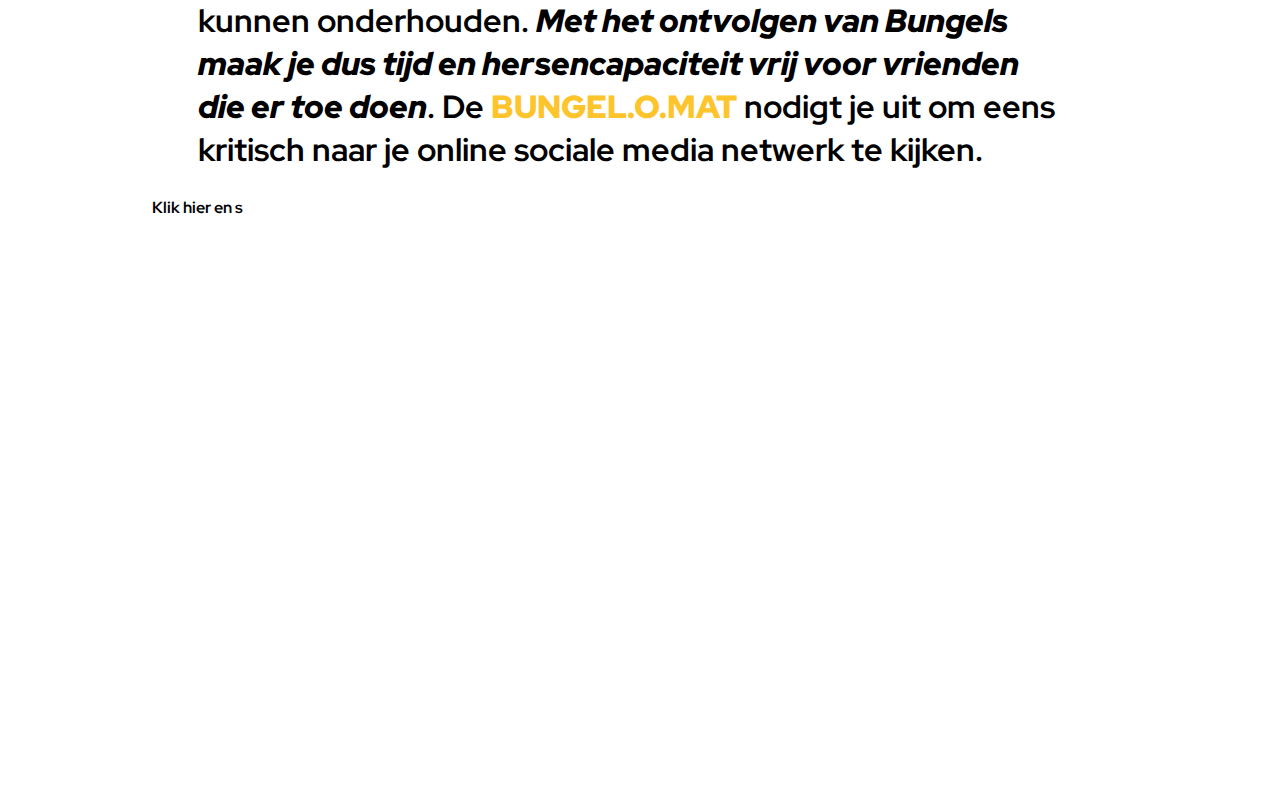
<file: screenSaver.html>
<!DOCTYPE html>
<html lang="en">
<head>
    <meta charset="UTF-8">
    <title>BUNGEL.O.MAT</title>
    <link rel="stylesheet" href="main.css">
    <link rel="preconnect" href="https://fonts.googleapis.com">
    <link rel="preconnect" href="https://fonts.gstatic.com" crossorigin>
    <link href="https://fonts.googleapis.com/css2?family=Red+Hat+Display:ital,wght@0,300..900;1,300..900&display=swap"
          rel="stylesheet">
</head>
<body onload="touchToStart2();typeWriter();overwriteObjectToIntialValues()">
<div class="container">
    <div class="menu" id = "explanation1">
        <br>
        <img
                src="./images/logoScreen.png"
                alt="logo"
                class="img"
                width="60%"
        />

        <!--        <h2>Denk kritisch na over de samenstelling van jouw online en offline sociale netwerk op de BUNGEL.O.MAT.-->
<!--        </h2>-->
<!--        <h1><b style="color:#FEC42C">Bungels: </b>verwaterde sociale contacten van wie je enkel en alleen op de hoogte blijft door het bekijken van hun posts op sociale media</h1>-->
<!--        <h2>Hoeveel Bungels heb jij? Hoeveel tijd en hersencapaciteit spendeer jij aan je Bungels?</h2>-->
<!--        <h2>Wat als we meer tijd en hersencapaciteit zouden kunnen investeren in onze vrienden door af en toe ons sociale media netwerk op te schonen van Bungels?</h2>-->
<!--        <h2>Waar vriendschappen bij gebrek aan contact verwateren, blijven ze online bestaan.</h2>-->
<!--        <h2><b style="color:#FEC42C">Raak het scherm aan</b> en ruil hier Bungels in voor een gepersonaliseerde voucher voor jou en een vriend die er toe doet!-->
<!--        </h2>-->
        <img
                src="./images/totaalnetwerkmaat.gif"
                alt="bungels"
                class="img"
                width="80%"
        />
<!--        <p><b>Raak het scherm aan ...</b></p><p id="demo"></p>-->
        <img
                src="./images/touch.gif"
                alt="touchScherm"
                class="img"
                width="20%"
        />
        <p>Ruil hier Bungels in voor een gezelligheidsvoucher voor een vriend die er toe doet</p>
    </div>

    <div class = "menu" id="explanation2">
        <!--<h2 id="demo"></h2>-->
        <h2>Wat als je meer <b style="color:#FEC42C">tijd</b> en <b style="color:#FEC42C">hersencapaciteit</b> zou kunnen investeren in jouw vrienden door af en toe jouw sociale media netwerk op te schonen van Bungels?</h2>
        <img
                src="./images/touch.gif"
                alt="touchScherm"
                class="img"
                width="20%"
        />
        </div>
    <div class = "menu" id="explanation3">
        <h2><b style="color:#00B050">Bungels</b> zijn verwaterde sociale contacten die je over de tijd heen hebt verzameld op sociale media en nu enkel en alleen van op de hoogte van blijft door het bekijken van hun posts</h2>
        <img
                src="./images/offlineonlinemaat.gif"
                alt="offlineonlinemaat"
                class="img"
                width="80%"
        />
        <!--        <p><b>Raak het scherm aan ...</b></p><p id="demo"></p>-->
        <img
                src="./images/touch.gif"
                alt="touchScherm"
                class="img"
                width="20%"
        />
        </div>
<!--        <h2>Wie volg jij nog allemaal op Instagram? </h2>-->
<!--        <h2>Heb je door de jaren heen ook een stapel aan contacten opgebouwd waarvan je veel mensen grotendeels nooit meer spreekt? </h2>-->
<!--        <h2>Wat als het blijven volgen van deze mensen invloed heeft op de sterkte van je sociale relaties met familie, vrienden en kennissen?</h2>-->
    <div class ="menu" id="explanation4">
        <h2>Met het bekijken van posts van deze stapel aan Bungels investeer je tijd en hersencapaciteit hen. Volgens de wetenschap hebben we een limiet van deze twee factoren en daarom ook een limiet aan sociale contacten die we kunnen onderhouden. <b style="font-style: italic;">Met het ontvolgen van Bungels maak je dus tijd en hersencapaciteit vrij voor vrienden die er toe doen</b>. De <b style="color: #FEC42C">BUNGEL.O.MAT</b> nodigt je uit om eens kritisch naar je online sociale media netwerk te kijken.</h2>
        <h4 id="demo"></h4>
        </div>


        <div id="notSurePopUp" class="modalPopUp">

            <!-- Modal content -->
            <div class="modal-contentPopUp">
                <div class="modal-body" id="poop">
                    <img
                            src="./images/telefoonhouderschaduw.gif"
                            alt="telefoonInHouder"
                            class="img"
                            width="70%"
                    />

                    <p>Maak een keuze en plaats je mobiel in de houder hiernaast om te beginnen</p>
                    <input class="messageCheckbox" type="checkbox" id="akkoord" value="consent">
                    <label for="akkoord"> Mijn ingevulde antwoorden mogen worden gebruikt voor verder onderzoek naar Bungels </label><br>
                </div>
                <span><button onclick="touchStart()">Start</button></span>

            </div>

        </div>
    </div>
</div>
<script src="./main.js"></script>
</body>
</html>
</file>
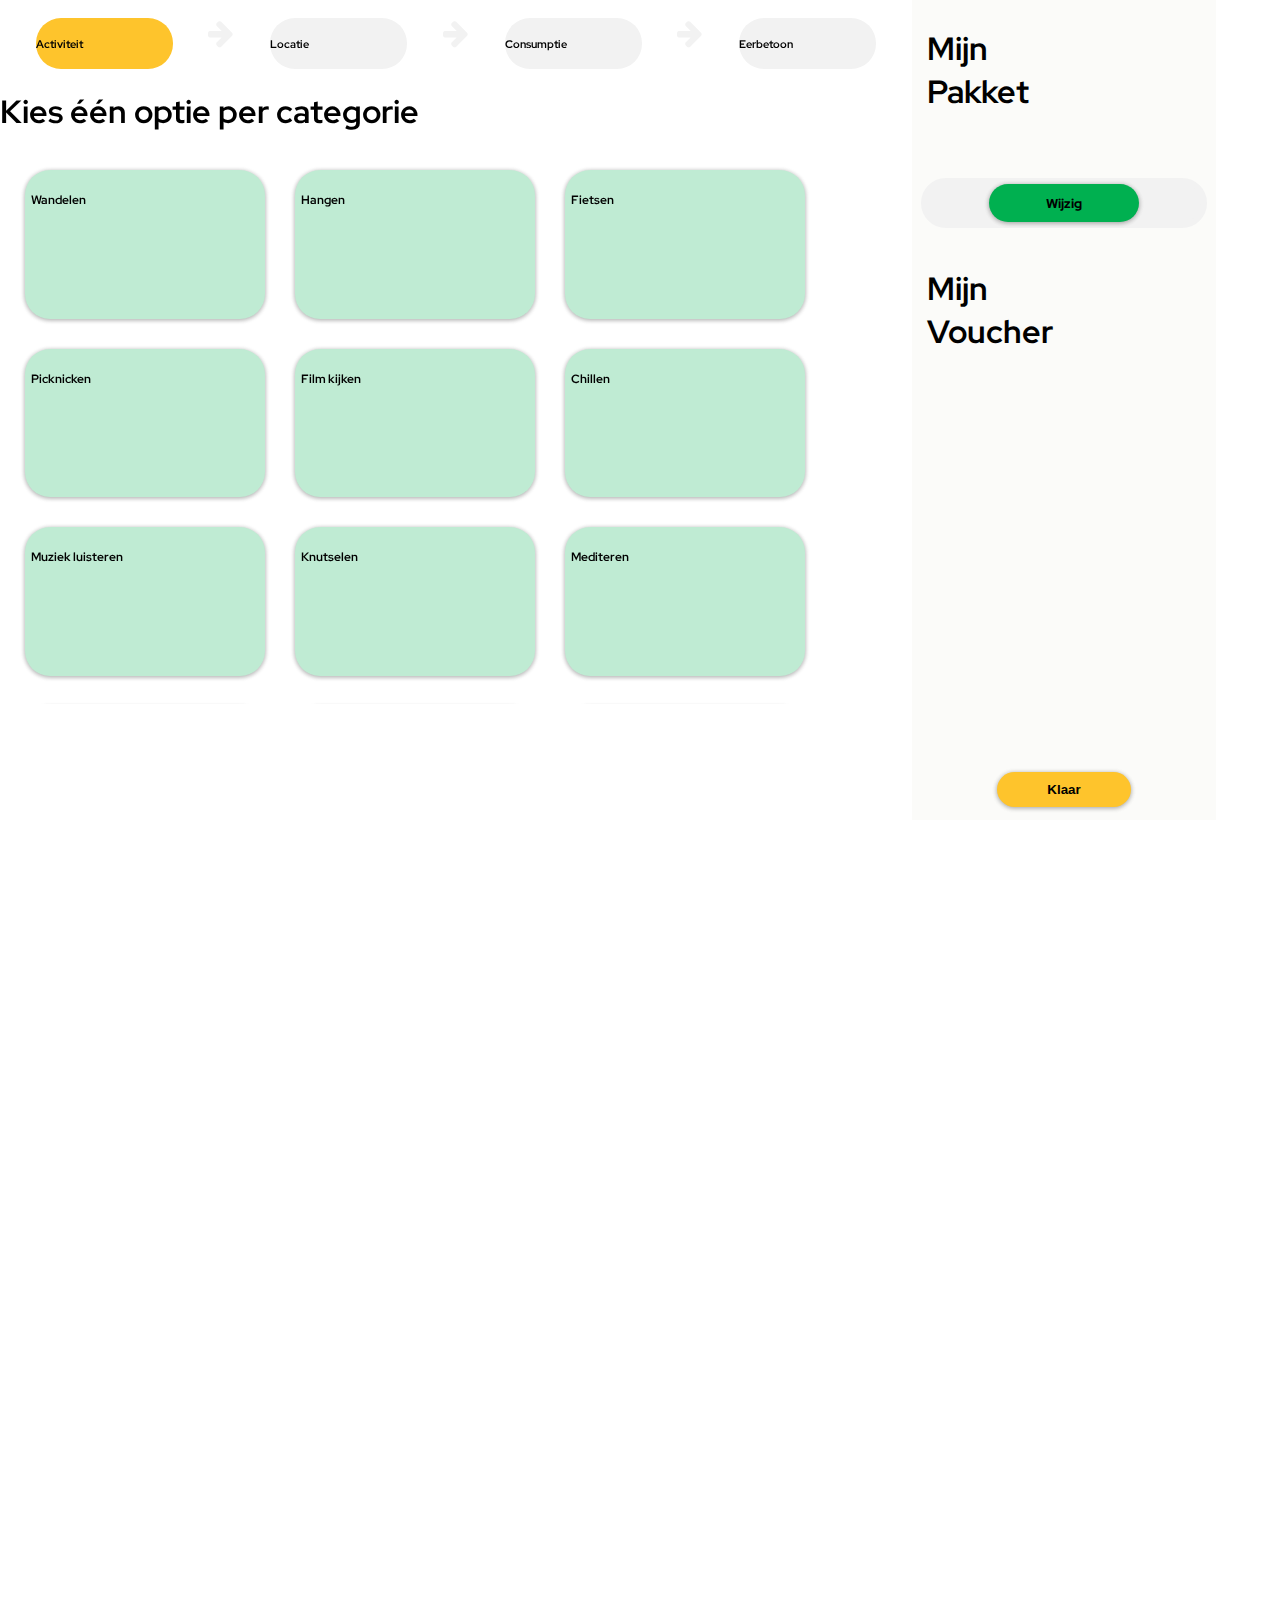
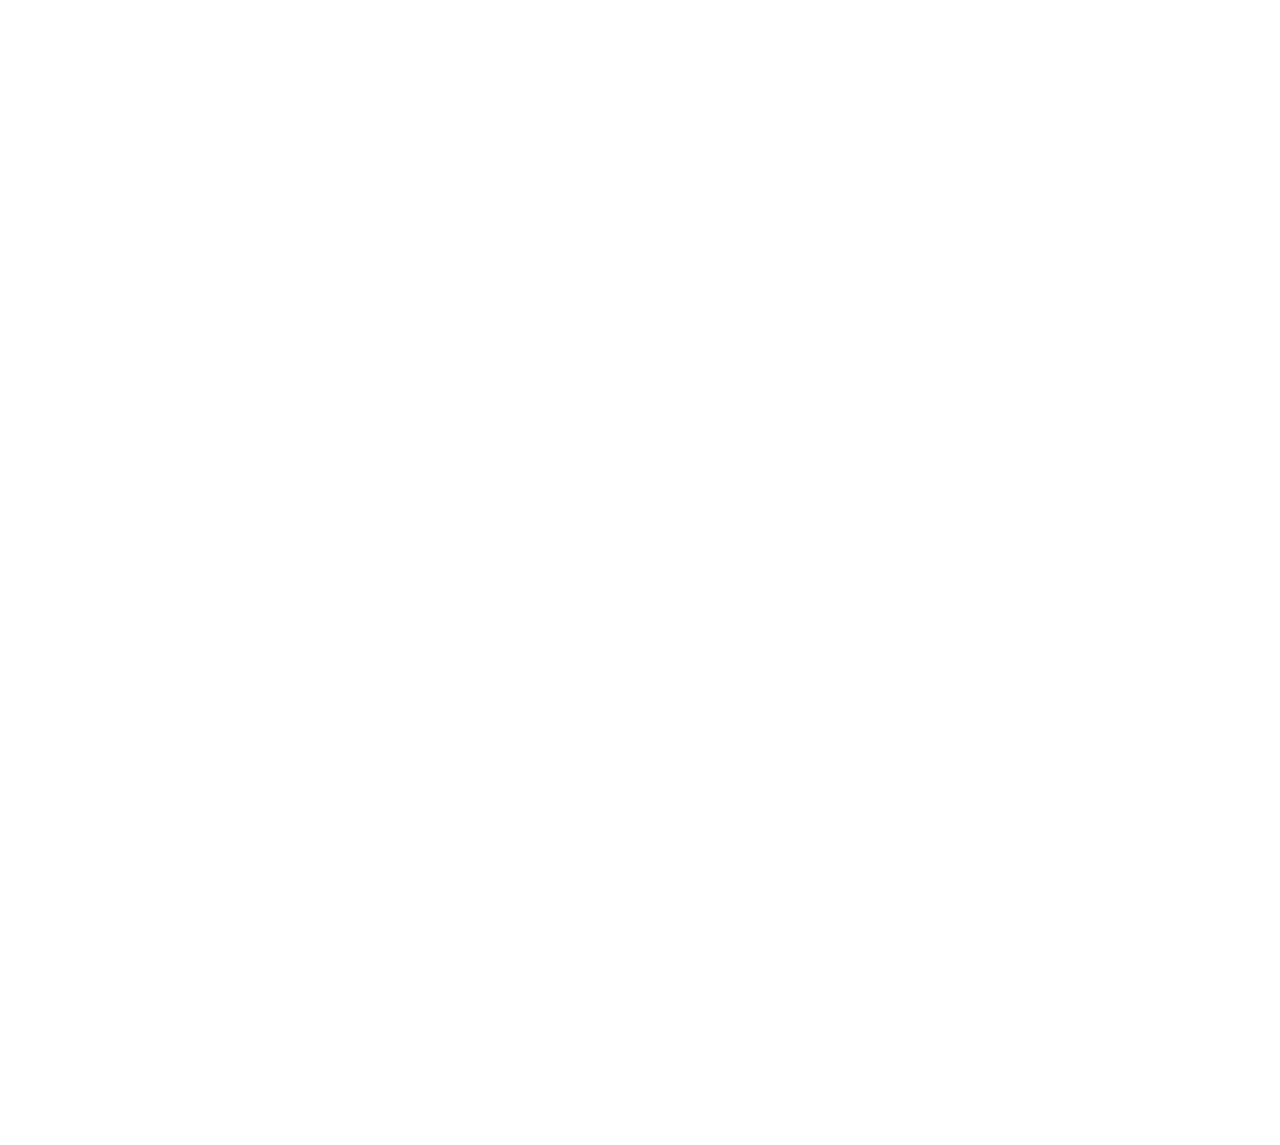
<file: specifyPlan.html>
<!DOCTYPE html>
<html lang="en">
<head>
    <meta charset="UTF-8">
    <title>BUNGEL.O.MAT</title>
    <link rel="stylesheet" href="main.css">
    <link rel="preconnect" href="https://fonts.googleapis.com">
    <link rel="preconnect" href="https://fonts.gstatic.com" crossorigin>
    <link href="https://fonts.googleapis.com/css2?family=Red+Hat+Display:ital,wght@0,300..900;1,300..900&display=swap"
          rel="stylesheet">
    <link rel="stylesheet" href="https://cdnjs.cloudflare.com/ajax/libs/font-awesome/4.7.0/css/font-awesome.min.css">
</head>
<body onload="createSelectSpecifications(selSpec);updateMyVoucher();updateMyPlan();updateCartOverview()">
<div class="container">
    <div class="menu">
        <div class="specificationMenu">
            <div id="activityVoucher">
                <h5>Activiteit</h5>
            </div>
            <i id="activityVoucherArrow" class="fa fa-arrow-right" style="font-size:30px"></i>
            <div id="locationVoucher">
                <h5>Locatie</h5>
            </div>
            <i id="locationVoucherArrow" class="fa fa-arrow-right" style="font-size:30px"></i>
            <div id="consumptionVoucher">
                <h5>Consumptie</h5>
            </div>
            <i id="consumptionVoucherArrow" class="fa fa-arrow-right" style="font-size:30px"></i>
            <div id="celebrationVoucher">
                <h5>Eerbetoon</h5>
            </div>
        </div>
        <h1>Kies één optie per categorie </h1>
        <!--            div: selectSpecifications 1. selection of specification-->
        <div class="selectMenu">
            <!--            2. specification: doel + activiteit + -->
        </div>
        <div class="navigateButton">
            <span><button id="prevButton" onclick="prevSpec()">Previous</button></span>
            <span><button id="nextButton" onclick="nextSpec()" >Next</button></span>
        </div>
    </div>


    <div class="orderOverview">
        <h2>Mijn <br>Pakket</h2>
        <div class="myCredits">
<!--            <div class="mySelCredits"></div>-->
<!--            <h2 style="font-weight:500;">฿ 0.00</span> </h2>-->
            <button onclick="alterPlan()">Wijzig</button>
        </div>
        <h2>Mijn <br>Voucher</h2>
        <div class="myVoucher"></div>
        <div class="readyToOrder">
<!--            <h4 style="color:#7F7F7F;font-size:1.2em;">Totaal</h4>-->
<!--            <h3><span class="total">฿ 0.00</span></h3>-->
            <button onclick="confirmOrder()">Klaar</button>
        </div>
    </div>


    <div id="cartOverview" class="modal">

        <!-- Modal content -->
        <div class="modal-content">
            <div class="modal-header">
                <span class="close" onclick="alterOrder()">&times;</span>
                <h2>Overzicht bestelling</h2>
            </div>
            <div class="modal-bodyOrder">
<!--                <p>Gepersonaliseerde voucher incl.:</p>-->
<!--                <p id="cartGoal"></p>-->
<!--                <p id="cartActivity"></p>-->
<!--                <p id="cartLocation"></p>-->
<!--                <p id="cartTime"></p>-->

<!--                <p>Te besteden binnen 2 weken</p><br>-->

<!--                <p>voor 7 Bungels</p>-->
            </div>
            <span><button onclick="paymentPopUp()">Naar betaling</button></span>
        </div>
    </div>
    <div id="paymentPopUp" class="modalPopUpPayment">

        <!-- Modal content -->
        <div class="modal-contentPopUp">
            <span class="close" onclick="alterOrderPopUp()">&times;</span>
            <div class="modal-bodyPayment">
                <h1>Betaling</h1>
                <img
                        src="./images/unfollowDelete.gif"
                        alt="unfollowDelete"
                        class="img"
                        width="70%"
                />
                <p id="textPayment"></p>
                <p>Druk op klaar als je de transactie hebt voltooid!</p>
            <div class="navigateButton">
                <span><button id="cancelPayment" class="cancelPayment" onclick="alterOrderPopUp()">Annuleer</button></span>
                <span><button id="confirmPayment" class="payment" onclick="goToPrintVoucher()" >Klaar met ontvolgen</button></span>
            </div>
            </div>
        </div>
    </div>
    <div id="alterPlanPopUp" class="modalPopUp">

        <!-- Modal content -->
        <div class="modal-contentPopUp">
            <span class="close" onclick="alterOrderPopUp()">&times;</span>
            <div class="modal-bodyAlterPlan">
                <p>Weet je zeker dat je je pakket wilt wijzigen?</p>
                <span><button onclick=" goBackToChoosePlan()">Ja</button></span>
            </div>
        </div>
    </div>
    <div id="notDonePopUp" class="modalPopUp">

        <!-- Modal content -->
        <div class="modal-contentPopUp">
            <span class="close" onclick="alterOrderPopUp()">&times;</span>
            <div class="modal-bodyNotDone">
                <p>Oeps! Je hebt nog niet alle specificaties gekozen. Maak een keuze voor de resterende specificaties!</p>
                <span><button onclick="alterOrderPopUp()">Vervolg bestelling</button></span>
            </div>
        </div>

    </div>
</div>
<script src="./main.js"></script>
</body>
</html>
</file>
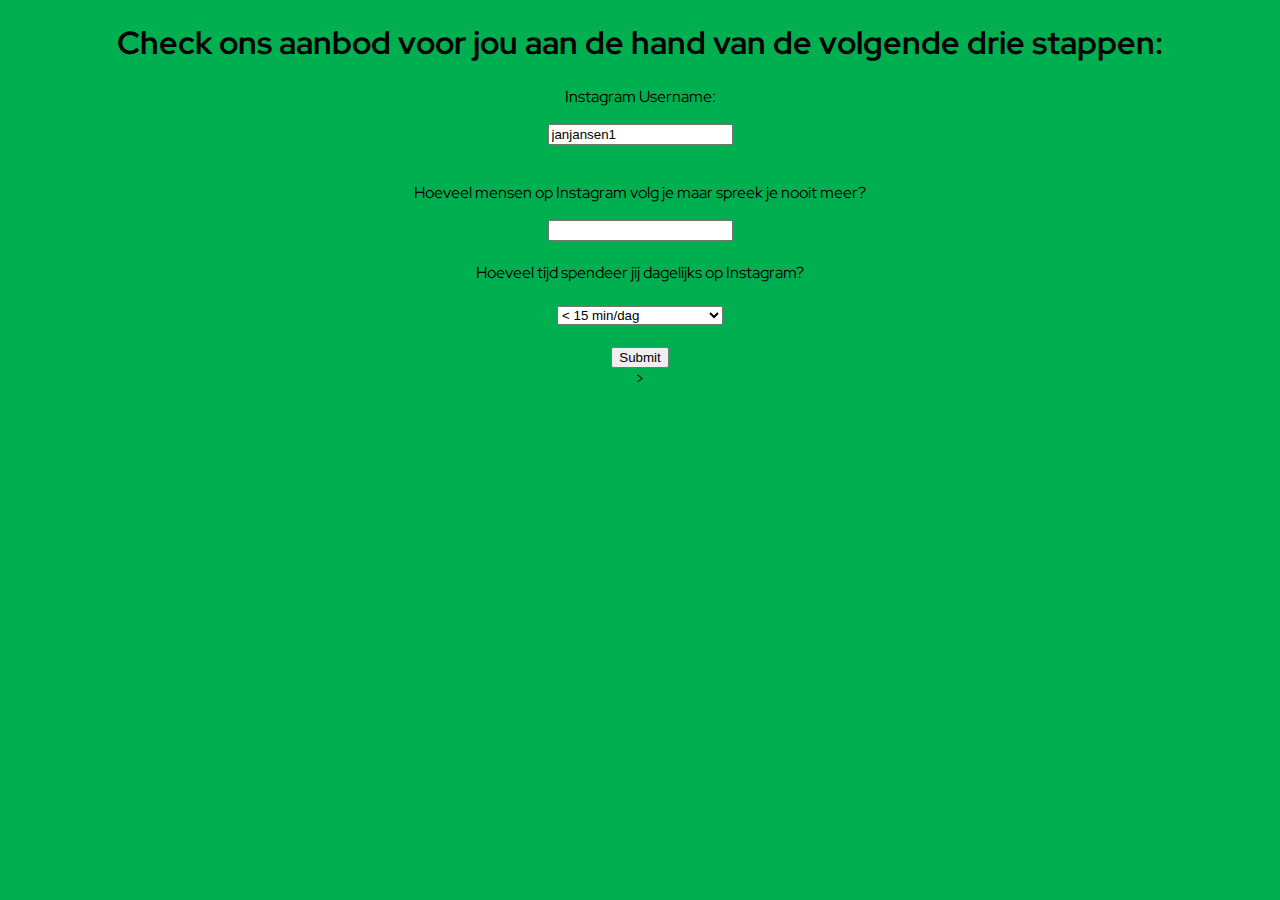
<file: startScreen.html>
<!DOCTYPE html>
<html lang="en">
<head>
    <meta charset="UTF-8">
    <title>BUNGEL.O.MAT</title>
    <link rel="stylesheet" href="reverse.css">
    <link rel="preconnect" href="https://fonts.googleapis.com">
    <link rel="preconnect" href="https://fonts.gstatic.com" crossorigin>
    <link href="https://fonts.googleapis.com/css2?family=Red+Hat+Display:ital,wght@0,300..900;1,300..900&display=swap"
          rel="stylesheet">
</head>
<body onload = "overwriteObjectToIntialValues()">
<div class="container">
    <div class="menu">
        <h1>Check ons aanbod voor jou aan de hand van de volgende drie stappen: </h1>
        <div class="specificationMenu">
            <form id="userSpecify">
                <p>Instagram Username: </p>
                <input type="text" id="username" value="janjansen1"><br><br>
<!--                gender? -->
                <p>Hoeveel mensen op Instagram volg je maar spreek je nooit meer?</p>
                <input type="number" id="bungelNr" name="10"><br><br>
                <label for="minNr">Hoeveel tijd spendeer jij dagelijks op Instagram?</label><br><br>
                <select name="minNr" id="minNr">
                    <option value="S"> < 15 min/dag</option>
                    <option value="M">15 min/dag - 20 min/dag</option>
                    <option value="L">30 min/dag - 1 uur/dag</option>
                    <option value="XL">> 1 uur/dag</option>
                </select><br><br>
                <input id="btnSubmit" type="button" value="Submit" onclick="submitInfo()">
            </form>>
        </div>
    </div>
</div>
<script src="./main.js"></script>
</body>
</html>
</file>
<file: main.css>
body{
    font-family: "Red Hat Display";
    -webkit-user-select: none; /* Safari */
    -ms-user-select: none; /* IE 10 and IE 11 */
    user-select: none; /* Standard syntax */
    margin: auto;
    overflow: scroll;

}

#map {
    touch-action: pan-y;
}
:root{
    --main-color: #FEC42C;
    --main-background: #F2F2F2;
    --main-background-color: lightgray;
    --main-color-green: #00B050;
}

body::-webkit-scrollbar{
    display: none;
}

.poop{
    z-index: 1;
}

.content{
    display: none;
}

select{
    font-family: "Red Hat Display";
}

h2{
    font-optical-sizing: auto;
    font-family: "Red Hat Display";
    font-style: normal;
    weight: 700;
    font-size: 2em;
    padding-left: 5%;
}


h3{
    padding-left: 10%;
}

h5{
    font-size: 11px;
}

li{
    font-size: 12px;
}

p {
    font-family: "Red Hat Display";

}

.container{
    /*
        cursor: none;
     */
    width: 95%;
    display: flex;
    justify-content: center;
    flex-wrap: wrap;
}
.container > .menu {
    width: 75%;
    flex-direction: column;
}

.container > .headPlanMenu {
    width: 95%;
    flex-direction: column;
}

.container > form >.menu{
    flex-direction: column;
    justify-content: center;
    padding-left: 5%;
}

.container > .menuPayment{
    width: 75%;
    flex-direction: column;
}

#explanation1 {
    height: 1000px;
}

#explanation2 {
    height: 1000px;
}

#explanation3 {
    height: 1000px;
}

#explanation4 {
    height: 1000px;
}

#explanation4 {
    height: 1000px;
}

#explanation5 {
    height: 1000px;
}

.menu > .specificationMenu{
    width: 100%;
    margin-top: 2%;
    border-radius: 5px;
    /*overflow: scroll; !* might use scroll later? *!*/
    display: flex;
    flex-wrap: wrap;
    justify-content: space-between;
}

.headPlanMenu > .planMenu{
    width: 100%;
    margin-top: 2%;
    border-radius: 5px;
    /*overflow: scroll; !* might use scroll later? *!*/
    display: flex;
    flex-wrap: wrap;
    justify-content: space-between;
}

.menu > .selectMenu{
    width: 100%;
    height: 20%;
    margin: 10px;
    border-radius: 5px;
    overflow: scroll; /* might use scroll later? */
    display: flex;
    touch-action: pan-y;
    flex-wrap: wrap;
}

/*.menu > .selectMenu{*/
/*    width: 100%;*/
/*    margin: 10px;*/
/*    border-radius: 5px;*/
/*    overflow: scroll; !* might use scroll later? *!*/
/*    display: flex;*/
/*    touch-action: pan-y;*/
/*    !*flex-wrap: wrap;*!*/
/*}*/

/* allActivityDivs */
.selectMenu > div {
    width: 25%;
    height: 0;
    padding-bottom: 15%;
    display: flex;
    /*
    background-color: lightgray;
    border: 6px solid lightgray;
     */
    border: 6px solid transparent;
    margin: 15px;
    border-radius: 25px;
    flex-direction: column;
    box-shadow: 0 1px 5px 0 rgba(0,0,0,0.2), 0 1px 5px 0 rgba(0,0,0,0.19);
    word-wrap: break-word;
}

.selectMenu > div > h4 {
    font-size: 12px;
}

/* activityDiv */
.selectMenu > div:active {
    transform: scale(1.1);
}

/* activity */
.selectMenu > div > div:nth-child(2) > h3{
    text-align: center;
    margin: auto;
}

/* credit */
.selectMenu > div > div:nth-child(2) > h5{
    text-align: center;
    margin: auto;
    color: var(--main-color);
}

.selectMenu > div > div > img{
    user-select: none;
    display: block;
    /*
    background-color: darkseagreen;
    border: 4px solid darkseagreen;
     */
    margin-left: auto;
    margin-right: auto;
    border-radius: 50%;
    width: 50%;
    /*background-color: #BFEBD3;*/
}

.planMenu > div {
    width: 20%;
    display: flex;
    box-shadow: 0 1px 5px 0 rgba(0,0,0,0.2), 0 1px 5px 0 rgba(0,0,0,0.19);
    border: 1px solid lightgray;
    margin: auto;
    border-radius: 25px;
    justify-content: space-between;
    flex-direction: column;
    height: 450px;
}


.specificationMenu > div {
    width: 15%;
    display: flex;
    /*box-shadow: 0 1px 5px 0 rgba(0,0,0,0.2), 0 1px 5px 0 rgba(0,0,0,0.19);*/
    /*border: 1px solid lightgray;*/
    margin: auto;
    border-radius: 25px;
    flex-direction: column;
    justify-content: space-between;
}

/*.specificationMenu > div:hover {*/
/*    background-color: var(--main-background-color);*/
/*}*/

.menu > .navigateButton {
    display: flex;
    justify-content: space-between;
    flex-direction: row;
    width: 100%;
}

input.button{
    margin: 30px 10px 10px;
    padding: 10px 20px;
    background-color: var(--main-color);
    border: solid 1px var(--main-color);
    border-radius: 50px;
    cursor: pointer;
    outline: none;
    color: white;
    text-decoration: none;
    box-shadow: 0 1px 5px 0 rgba(0,0,0,0.2), 0 1px 5px 0 rgba(0,0,0,0.19);
}

input.button:hover{
    color:black;
}

input.button:disabled,input.button[disabled], button:disabled{
    background-color: lightgray;
    border: solid 1px lightgray;
}

a.button{
    margin: 30px 10px 10px;
    padding: 10px 20px;
    background-color: var(--main-color);
    border: solid 1px var(--main-color);
    border-radius: 50px;
    cursor: pointer;
    outline: none;
    color: white;
    text-decoration: none;
    box-shadow: 0 1px 5px 0 rgba(0,0,0,0.2), 0 1px 5px 0 rgba(0,0,0,0.19);
    display: none;
}

a.button:hover{
    color:black;
}

button{
    margin: 30px 10px 10px;
    padding: 10px 20px;
    background-color: var(--main-color);
    border: solid 1px var(--main-color);
    border-radius: 50px;
    cursor: pointer;
    outline: none;
    box-shadow: 0 1px 5px 0 rgba(0,0,0,0.2), 0 1px 5px 0 rgba(0,0,0,0.19);
}

.cancelPayment{
    background-color: var(--main-background-color);
    border: solid 1px var(--main-background-color);

}

.payment{
    background-color: var(--main-color-green);
    border: solid 1px var(--main-color-green);

}

input[type=button] {
    margin: 30px 10px 10px;
    padding: 10px 20px;
    background-color: var(--main-color);
    border: solid 1px var(--main-color);
    border-radius: 50px;
    cursor: pointer;
    outline: none;
}

/* allActivityDivs */
.selectMenu > div {
    width: 25%;
    height: 0;
    padding-bottom: 15%;
    display: flex;
    /*
    background-color: lightgray;
    border: 6px solid lightgray;
     */
    border: 6px solid transparent;
    margin: 15px;
    border-radius: 25px;
    flex-direction: column;
}



.container > .orderOverview{
    width: 25%;
    height: 820px;
    overflow: scroll; /* might use scroll later? */
    display: flex;
    flex-direction: row;
    margin-top: 0;
    flex-wrap: wrap;
    background-color: #FBFBF9;
}

.orderOverview::-webkit-scrollbar {
    display: none;
}

.orderOverview > .myCredits {
    width: 90%;
    background-color: #F2F2F2;
    border: 6px solid #F2F2F2;
    display: flex;
    flex-direction: column-reverse;
    border-radius: 25px;
    margin: auto;
}

.myCredits > div{
    width: 25%;
    height: 0;
    padding-bottom: 15%;
    display: flex;
    /*
    background-color: lightgray;
    border: 6px solid lightgray;
     */
    border: 6px solid transparent;
    margin: 15px;
    border-radius: 25px;
    flex-direction: column;
}

.myCredits > p {
    font-size: 10px;
}

/*.myCredits > .mySelCredits{*/

/*    display: flex;*/
/*    !**/
/*    background-color: lightgray;*/
/*    border: 6px solid lightgray;*/
/*     *!*/
/*    flex-direction: column;*/
/*}*/

.myCredits button{
    font-family: "Red Hat Display";
    font-weight: 800;
    cursor: pointer;
    width: 55%;
    margin: auto;
    border-radius: 25px;
    background-color: #00B050;
    box-shadow: 0 1px 5px 0 rgba(0,0,0,0.2), 0 1px 5px 0 rgba(0,0,0,0.19);
    border: 0;
}

/* allSelectedActivities */
.orderOverview > .myVoucher {
    width: 100%;
    height: 40%;
    margin: auto;
    border-radius: 25px;
    overflow: scroll;
    flex-wrap: wrap;
    justify-content: space-between;
}

.myVoucher::-webkit-scrollbar {
    display: none;
}

/* selectedActivityDiv */
.myVoucher > div {
    width: 90%;

    /*
    background-color: lightgray;
    border: 6px solid lightgray;
     */
    background-color: #F2F2F2;
    border: 6px solid #F2F2F2;
    border-radius: 25px;
    margin-bottom: 2%;
    margin-left: auto;
    margin-right: auto;
}

/* activity */
.myVoucher > div > div:nth-child(2) > h4{
    text-align: center;
    margin: auto;
}

/* credit */
.myVoucher > div > div:nth-child(2) > h3 {
    text-align: center;
    margin: auto;
    text-color: #7F7F7F;
}


.myVoucher > div > div > img{
    user-select: none;
    display: block;
    /*
    background-color: darkseagreen;
    border: 4px solid darkseagreen;
     */
    margin-left: auto;
    margin-right: auto;
    border-radius: 50%;
    width: 30%;
}

.orderOverview > .readyToOrder{
    width: 80%;
    border-radius: 25px;
    text-align: center;
    margin: auto;

}

.readyToOrder button {
    font-weight: 800;
    cursor: pointer;
    width: 55%;
    margin: auto;
    border-radius: 25px;
    background-color: var(--main-color);
    box-shadow: 0 1px 5px 0 rgba(0,0,0,0.2), 0 1px 5px 0 rgba(0,0,0,0.19);
    border: 0;
}

.previewVoucher{
    width: 25%;
    -webkit-animation-name: fadeIn; /* Fade in the background */
    -webkit-animation-duration: 0.6s;
    animation-name: fadeIn;
    animation-duration: 0.6s;

}

/*bestellingsbevestiging modal*/
.modalPopUp {
    display: none; /* Hidden by default */
    position: fixed; /* Stay in place */
    z-index: 1; /* Sit on top */
    left: 0;
    top: 0;
    width: 100%; /* Full width */
    height: 100%; /* Full height */
    overflow: auto; /* Enable scroll if needed */
    background-color: rgb(0,0,0); /* Fallback color */
    background-color: rgba(0,0,0,0.4); /* Black w/ opacity */
    -webkit-animation-name: fadeIn; /* Fade in the background */
    -webkit-animation-duration: 0.2s;
    animation-name: fadeIn;
    animation-duration: 0.2s
}

.modalPopUpPayment {
    display: none; /* Hidden by default */
    position: fixed; /* Stay in place */
    z-index: 1; /* Sit on top */
    left: 0;
    top: 0;
    width: 100%; /* Full width */
    height: 100%; /* Full height */
    overflow: auto; /* Enable scroll if needed */
    background-color: rgb(0,0,0); /* Fallback color */
    background-color: rgba(0,0,0,0.4); /* Black w/ opacity */
    -webkit-animation-name: fadeIn; /* Fade in the background */
    -webkit-animation-duration: 0.6s;
    animation-name: fadeIn;
    animation-duration: 0.6s
}

.modal-contentPopUp {
    background-color: #fefefe;
    margin: 15% auto; /* 15% from the top and centered */
    padding: 5px;
    width: 60%; /* Could be more or less, depending on screen size */
    text-align: center;
    border-radius: 25px;
}

.modal {
    display: none; /* Hidden by default */
    position: fixed; /* Stay in place */
    z-index: 1; /* Sit on top */
    left: 0;
    top: 0;
    width: 100%; /* Full width */
    height: 100%; /* Full height */
    overflow: auto; /* Enable scroll if needed */
    background-color: rgb(0,0,0); /* Fallback color */
    background-color: rgba(0,0,0,0.4); /* Black w/ opacity */
    -webkit-animation-name: fadeIn; /* Fade in the background */
    -webkit-animation-duration: 0.4s;
    animation-name: fadeIn;
    animation-duration: 0.4s
}

/* Modal Content */
.modal-content {
    position: fixed;
    bottom: 0;
    background-color: var(--main-background);
    border-top-left-radius: 25px;
    border-top-right-radius: 25px;
    width: 100%;
    -webkit-animation-name: slideIn;
    -webkit-animation-duration: 0.4s;
    animation-name: slideIn;
    animation-duration: 0.4s
}

.modal-content > div > h4 {
    margin-left: 1%;
}

.modal-content > div > .button {
    margin-left: 1%;
}

.modal-content > div > p{
    margin-left: 3%;
}

/* The Close Button */
.close {
    color: var(--main-background);
    float: right;
    font-size: 28px;
    font-weight: bold;
}

.close:hover,
.close:focus {
    color: #000;
    text-decoration: none;
    cursor: pointer;
}

.modal-header {
    padding: 2px 16px;
    background-color: var(--main-color-green);
    border-top-left-radius: 25px;
    border-top-right-radius: 25px;
    color: var(--main-background);
}

.modal-header-saver {
    padding: 2px 16px;
    background-color: var(--main-background);
    border-top-left-radius: 25px;
    border-top-right-radius: 25px;
    color: var(--main-background);
}

.modal-body {padding: 2px 16px;
}

.modal-bodyNotDone {padding: 2px 16px;
}

.modal-bodyAlterPlan {padding: 2px 16px;
}
.modal-bodyAlterInput {padding: 2px 16px;
}


.modal-bodyOverview {padding: 2px 16px;
}

.model-bodyOrder {
    margin-left: 5px;
}


/* Add Animation */
@-webkit-keyframes slideIn {
    from {bottom: -300px; opacity: 0}
    to {bottom: 0; opacity: 1}
}

@keyframes slideIn {
    from {bottom: -300px; opacity: 0}
    to {bottom: 0; opacity: 1}
}

@-webkit-keyframes fadeIn {
    from {opacity: 0}
    to {opacity: 1}
}

@keyframes fadeIn {
    from {opacity: 0}
    to {opacity: 1}
}
</file>
<file: reverse.css>
#map {
    touch-action: pan-y;
}
:root{
    --main-color: #FEC42C;
    --main-background: #F2F2F2;
    --main-background-color: lightgray;
    --main-color-green: #00B050;
}

body{
    font-family: "Red Hat Display";
    -webkit-user-select: none; /* Safari */
    -ms-user-select: none; /* IE 10 and IE 11 */
    user-select: none; /* Standard syntax */
    margin: auto;
    overflow: scroll;
    background-color: var(--main-color-green);
    text-color: var(--main-background);
    text-align: center;

}

body::-webkit-scrollbar{
    display: none;
}

h2{
    font-optical-sizing: auto;
    font-style: normal;
    weight: 700;
    font-size: 2em;
    padding-left: 5%;
    padding-right: 5%;
}

button{
    margin: 30px 10px 10px;
    padding: 10px 20px;
    background-color: var(--main-color);
    border: solid 1px var(--main-color);
    border-radius: 50px;
    cursor: pointer;
    outline: none;
}

input.button{
    margin: 30px 10px 10px;
    padding: 10px 20px;
    background-color: var(--main-color);
    border: solid 1px var(--main-color);
    border-radius: 50px;
    cursor: pointer;
    outline: none;
    color: black;
    text-decoration: none;
    box-shadow: 0 1px 5px 0 rgba(0,0,0,0.2), 0 1px 5px 0 rgba(0,0,0,0.19);
}

input.button:hover{
    color:black;
}

.previewVoucher{
    width: 25%;
    -webkit-animation-name: fadeIn; /* Fade in the background */
    -webkit-animation-duration: 0.6s;
    animation-name: fadeIn;
    animation-duration: 0.6s;

}
</file>
